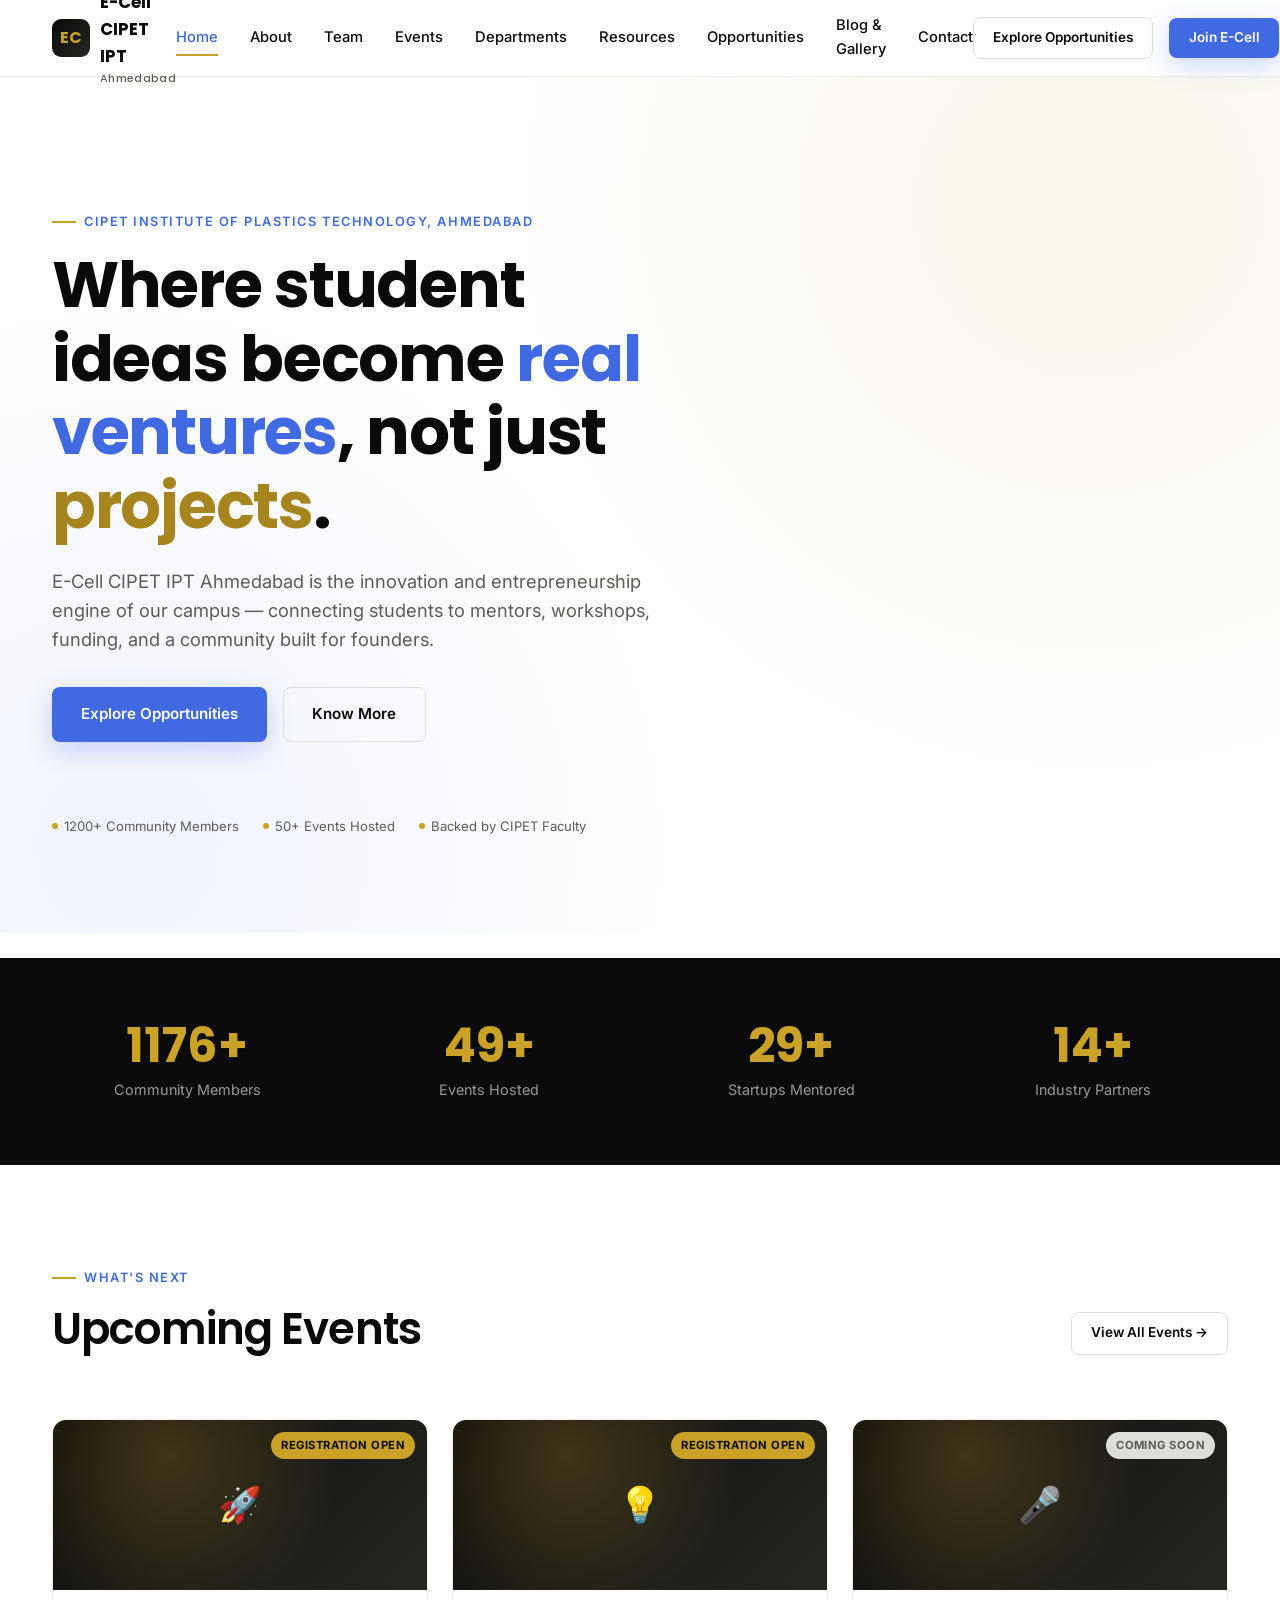
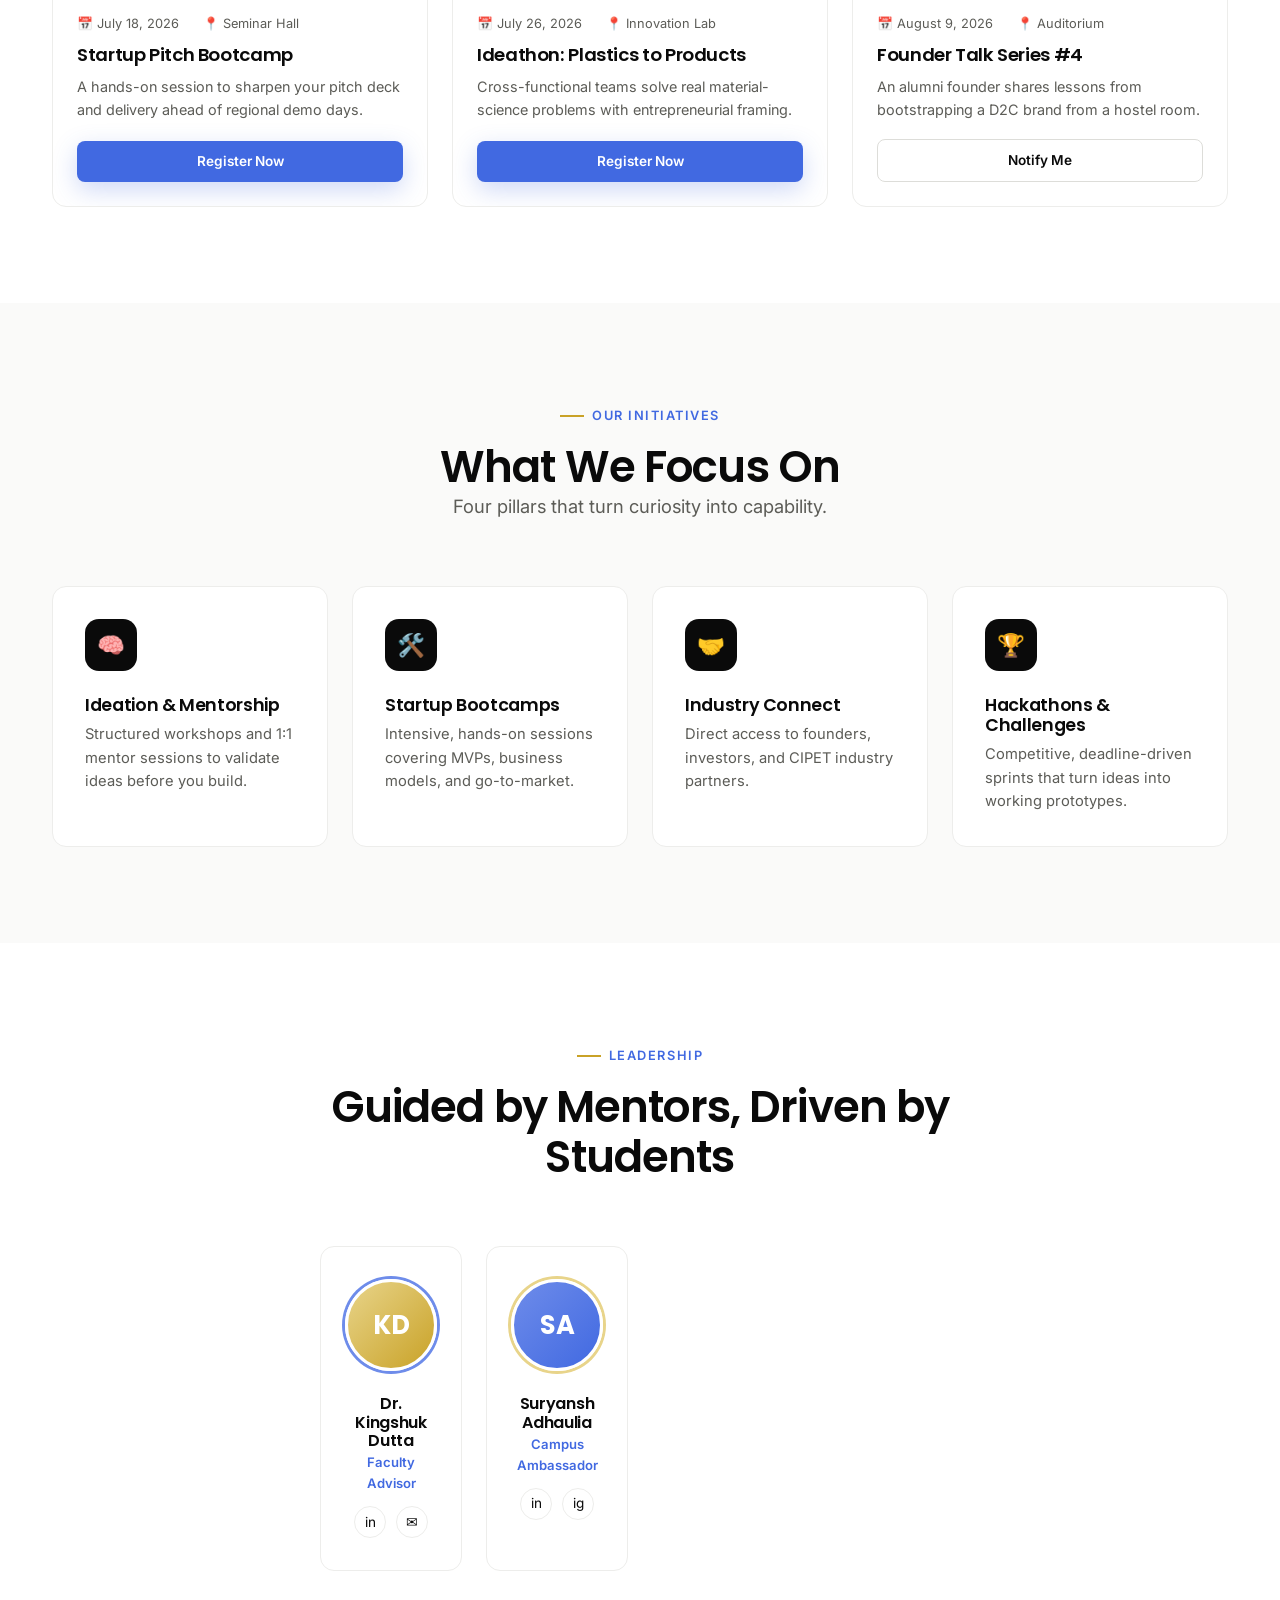
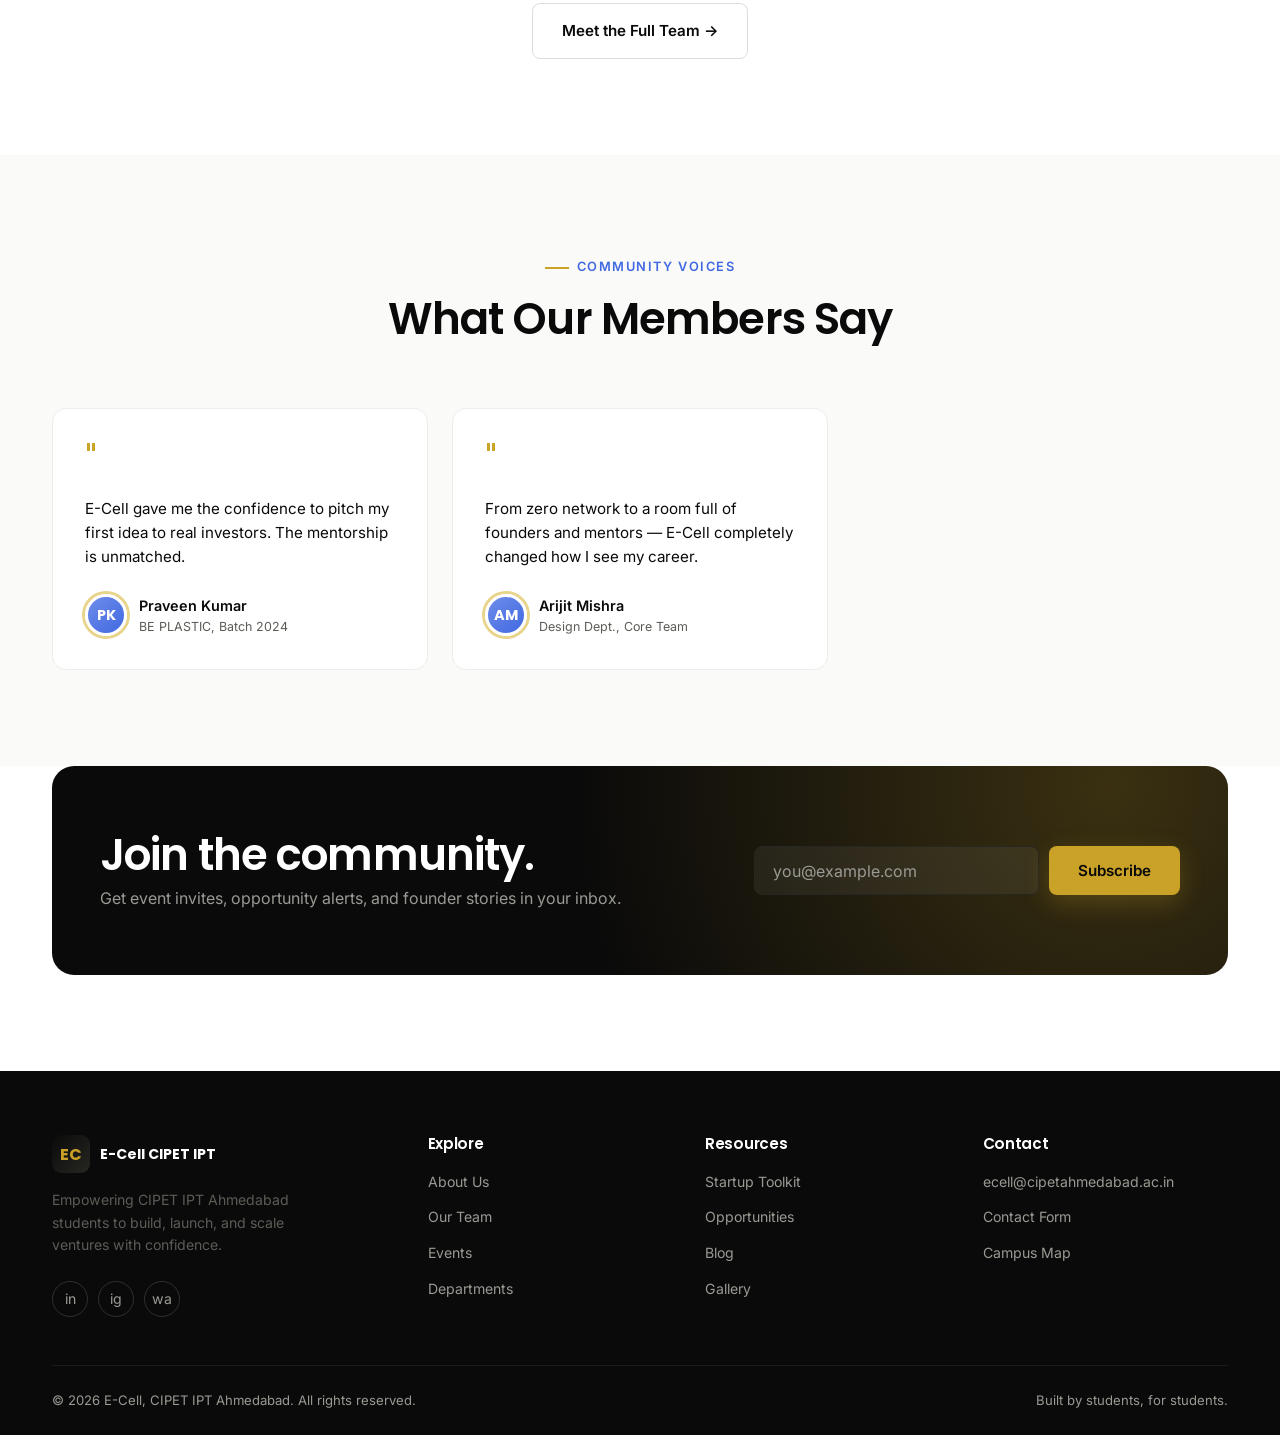
<file: index.html>
<!DOCTYPE html>
<html lang="en">
<head>
<meta charset="UTF-8">
<meta name="viewport" content="width=device-width, initial-scale=1.0">
<title>E-Cell CIPET IPT Ahmedabad | Building Tomorrow's Entrepreneurs</title>
<meta name="description" content="The Entrepreneurship Cell of CIPET IPT Ahmedabad — empowering students to innovate, build, and launch ventures.">
<link rel="preconnect" href="https://fonts.googleapis.com">
<link href="https://fonts.googleapis.com/css2?family=Poppins:wght@500;600;700&family=Inter:wght@400;500;600;700&display=swap" rel="stylesheet">
<link rel="stylesheet" href="css/style.css">
</head>
<body>

<!-- NAVBAR -->
<header class="navbar">
  <div class="container nav-inner">
    <a href="index.html" class="nav-logo">
      <span class="mark">EC</span>
      <span class="brand-text"><span>E-Cell CIPET IPT</span><span class="sub">Ahmedabad</span></span>
    </a>
    <nav class="nav-links">
      <a href="index.html" class="active">Home</a>
      <a href="about.html">About</a>
      <a href="team.html">Team</a>
      <a href="events.html">Events</a>
      <a href="departments.html">Departments</a>
      <a href="resources.html">Resources</a>
      <a href="opportunities.html">Opportunities</a>
      <a href="blog-gallery.html">Blog &amp; Gallery</a>
      <a href="contact.html">Contact</a>
    </nav>
    <div class="nav-cta">
      <a href="opportunities.html" class="btn btn-outline btn-sm">Explore Opportunities</a>
      <a href="contact.html" class="btn btn-accent btn-sm">Join E-Cell</a>
      <button class="nav-toggle" aria-label="Toggle menu"><span></span><span></span><span></span></button>
    </div>
  </div>
</header>

<!-- HERO -->
<section class="hero">
  <div class="container hero-grid">
    <div class="reveal visible">
      <div class="eyebrow">CIPET Institute of Plastics Technology, Ahmedabad</div>
      <h1>Where student ideas become <span class="accent">real ventures</span>, not just <span class="accent-gold">projects</span>.</h1>
      <p class="lead">E-Cell CIPET IPT Ahmedabad is the innovation and entrepreneurship engine of our campus — connecting students to mentors, workshops, funding, and a community built for founders.</p>
      <div class="hero-ctas">
        <a href="opportunities.html" class="btn btn-accent">Explore Opportunities</a>
        <a href="about.html" class="btn btn-outline">Know More</a>
      </div>
    </br>
      <div class="hero-badges">
        <div class="hero-badge"><span class="dot"></span> 1200+ Community Members</div>
        <div class="hero-badge"><span class="dot"></span> 50+ Events Hosted</div>
        <div class="hero-badge"><span class="dot"></span> Backed by CIPET Faculty</div>
      </div>
    </div>
  <!--img insertion     home page image-->
  </div>
</section>

<br>

<!-- STATS -->
<section class="stats-section">
  <div class="container stats-grid">
    <div class="stat-item reveal"><div class="num"><span data-count="1200" data-suffix="+">0</span></div><div class="label">Community Members</div></div>
    <div class="stat-item reveal"><div class="num"><span data-count="50" data-suffix="+">0</span></div><div class="label">Events Hosted</div></div>
    <div class="stat-item reveal"><div class="num"><span data-count="30" data-suffix="+">0</span></div><div class="label">Startups Mentored</div></div>
    <div class="stat-item reveal"><div class="num"><span data-count="15" data-suffix="+">0</span></div><div class="label">Industry Partners</div></div>
  </div>
</section>

<!-- UPCOMING EVENTS -->
<section class="section">
  <div class="container">
    <div class="section-head-row">
      <div class="reveal">
        <div class="eyebrow">What's Next</div>
        <h2>Upcoming Events</h2>
      </div>
      <a href="events.html" class="btn btn-outline btn-sm">View All Events →</a>
    </div>
    <div class="events-grid">
      <div class="card event-card reveal">
        <div class="event-media"><span class="event-status open">Registration Open</span><span class="event-icon">🚀</span></div>
        <div class="event-body">
          <div class="event-meta"><span>📅 July 18, 2026</span><span>📍 Seminar Hall</span></div>
          <h3>Startup Pitch Bootcamp</h3>
          <p class="desc">A hands-on session to sharpen your pitch deck and delivery ahead of regional demo days.</p>
          <div class="event-footer">
            <a href="events.html" class="btn btn-accent btn-sm btn-block">Register Now</a>
          </div>
        </div>
      </div>
      <div class="card event-card reveal">
        <div class="event-media"><span class="event-status open">Registration Open</span><span class="event-icon">💡</span></div>
        <div class="event-body">
          <div class="event-meta"><span>📅 July 26, 2026</span><span>📍 Innovation Lab</span></div>
          <h3>Ideathon: Plastics to Products</h3>
          <p class="desc">Cross-functional teams solve real material-science problems with entrepreneurial framing.</p>
          <div class="event-footer">
            <a href="events.html" class="btn btn-accent btn-sm btn-block">Register Now</a>
          </div>
        </div>
      </div>
      <div class="card event-card reveal">
        <div class="event-media"><span class="event-status closed">Coming Soon</span><span class="event-icon">🎤</span></div>
        <div class="event-body">
          <div class="event-meta"><span>📅 August 9, 2026</span><span>📍 Auditorium</span></div>
          <h3>Founder Talk Series #4</h3>
          <p class="desc">An alumni founder shares lessons from bootstrapping a D2C brand from a hostel room.</p>
          <div class="event-footer">
            <a href="events.html" class="btn btn-outline btn-sm btn-block">Notify Me</a>
          </div>
        </div>
      </div>


      <!--add events here            -->


    </div>
  </div>
</section>

<!-- WHAT WE FOCUS ON -->
<section class="section section-alt">
  <div class="container">
    <div class="section-head center reveal">
      <div class="eyebrow">Our Initiatives</div>
      <h2>What We Focus On</h2>
      <p class="lead" style="margin:0 auto;">Four pillars that turn curiosity into capability.</p>
    </div>
    <div class="focus-grid">
      <div class="card focus-card reveal">
        <div class="focus-icon">🧠</div>
        <h3>Ideation &amp; Mentorship</h3>
        <p>Structured workshops and 1:1 mentor sessions to validate ideas before you build.</p>
      </div>
      <div class="card focus-card reveal">
        <div class="focus-icon">🛠️</div>
        <h3>Startup Bootcamps</h3>
        <p>Intensive, hands-on sessions covering MVPs, business models, and go-to-market.</p>
      </div>
      <div class="card focus-card reveal">
        <div class="focus-icon">🤝</div>
        <h3>Industry Connect</h3>
        <p>Direct access to founders, investors, and CIPET industry partners.</p>
      </div>
      <div class="card focus-card reveal">
        <div class="focus-icon">🏆</div>
        <h3>Hackathons &amp; Challenges</h3>
        <p>Competitive, deadline-driven sprints that turn ideas into working prototypes.</p>
      </div>
    </div>
  </div>
</section>

<!-- FACULTY & CAMPUS AMBASSADOR -->
<section class="section">
  <div class="container">
    <div class="section-head center reveal">
      <div class="eyebrow">Leadership</div>
      <h2>Guided by Mentors, Driven by Students</h2>
    </div>
    <div class="team-grid" style="max-width:640px;margin:0 auto;">
      <div class="card team-card reveal">
        <div class="avatar gold">KD</div>
        <h4>Dr. Kingshuk Dutta</h4>
        <div class="role">Faculty Advisor</div>
        <div class="team-social">
          <a href="#" aria-label="LinkedIn">in</a>
          <a href="#" aria-label="Email">✉</a>
        </div>
      </div>
      <div class="card team-card reveal">
        <div class="avatar">SA</div>
        <h4>Suryansh Adhaulia</h4>
        <div class="role">Campus Ambassador</div>
        <div class="team-social">
          <a href="#" aria-label="LinkedIn">in</a>
          <a href="#" aria-label="Instagram">ig</a>
        </div>
      </div>
    </div>
    <div class="text-center mt-4">
      <a href="team.html" class="btn btn-outline">Meet the Full Team →</a>
    </div>
  </div>
</section>

<!-- TESTIMONIALS -->
<section class="section section-alt">
  <div class="container">
    <div class="section-head center reveal">
      <div class="eyebrow">Community Voices</div>
      <h2>What Our Members Say</h2>
    </div>
    <div class="testimonial-grid">
      <div class="card testimonial-card reveal">
        <div class="quote-mark">"</div>
        <p class="quote">E-Cell gave me the confidence to pitch my first idea to real investors. The mentorship is unmatched.</p>
        <div class="testimonial-person">
          <div class="avatar">PK</div>
          <div><div class="name">Praveen Kumar</div><div class="title">BE PLASTIC, Batch 2024</div></div>
        </div>
      </div>
    <!--  <div class="card testimonial-card reveal">
        <div class="quote-mark">"</div>
        <p class="quote">The bootcamps are genuinely industry-grade. I walked in with a hobby project and walked out with a business model.</p>
        <div class="testimonial-person">
          <div class="avatar gold">MV</div>
          <div><div class="name">Manav Vora</div><div class="title">Participant, Ideathon 2025</div></div>
        </div>
      </div> -->
      <div class="card testimonial-card reveal">
        <div class="quote-mark">"</div>
        <p class="quote">From zero network to a room full of founders and mentors — E-Cell completely changed how I see my career.</p>
        <div class="testimonial-person">
          <div class="avatar">AM</div>
          <div><div class="name">Arijit Mishra</div><div class="title">Design Dept., Core Team</div></div>
        </div>
      </div>
    </div>
  </div>
</section>

<!-- NEWSLETTER CTA -->
<section class="section" style="padding-top:0;">
  <div class="container">
    <div class="cta-band reveal">
      <div>
        <h2>Join the community.</h2>
        <p>Get event invites, opportunity alerts, and founder stories in your inbox.</p>
      </div>
      <form class="cta-form" data-demo-form>
        <input type="email" placeholder="you@example.com" required>
        <button type="submit" class="btn btn-gold">Subscribe</button>
      </form>
    </div>
  </div>
</section>

<!-- FOOTER -->
<footer class="site-footer">
  <div class="container">
    <div class="footer-grid">
      <div class="footer-col footer-brand">
        <a href="index.html" class="nav-logo"><span class="mark">EC</span><span>E-Cell CIPET IPT</span></a>
        <p>Empowering CIPET IPT Ahmedabad students to build, launch, and scale ventures with confidence.</p>
        <div class="footer-social">
          <a href="#" aria-label="LinkedIn">in</a>
          <a href="#" aria-label="Instagram">ig</a>
          <a href="#" aria-label="WhatsApp">wa</a>
        </div>
      </div>
      <div class="footer-col">
        <h4>Explore</h4>
        <ul>
          <li><a href="about.html">About Us</a></li>
          <li><a href="team.html">Our Team</a></li>
          <li><a href="events.html">Events</a></li>
          <li><a href="departments.html">Departments</a></li>
        </ul>
      </div>
      <div class="footer-col">
        <h4>Resources</h4>
        <ul>
          <li><a href="resources.html">Startup Toolkit</a></li>
          <li><a href="opportunities.html">Opportunities</a></li>
          <li><a href="blog-gallery.html">Blog</a></li>
          <li><a href="blog-gallery.html">Gallery</a></li>
        </ul>
      </div>
      <div class="footer-col">
        <h4>Contact</h4>
        <ul>
          <li><a href="mailto:ecell@cipetahmedabad.ac.in">ecell@cipetahmedabad.ac.in</a></li>
          <li><a href="contact.html">Contact Form</a></li>
          <li><a href="contact.html">Campus Map</a></li>
        </ul>
      </div>
    </div>
    <div class="footer-bottom">
      <div>© 2026 E-Cell, CIPET IPT Ahmedabad. All rights reserved.</div>
      <div>Built by students, for students.</div>
    </div>
  </div>
</footer>

<button class="back-top" aria-label="Back to top">↑</button>
<script src="js/main.js"></script>

</body>
</html>
</file>
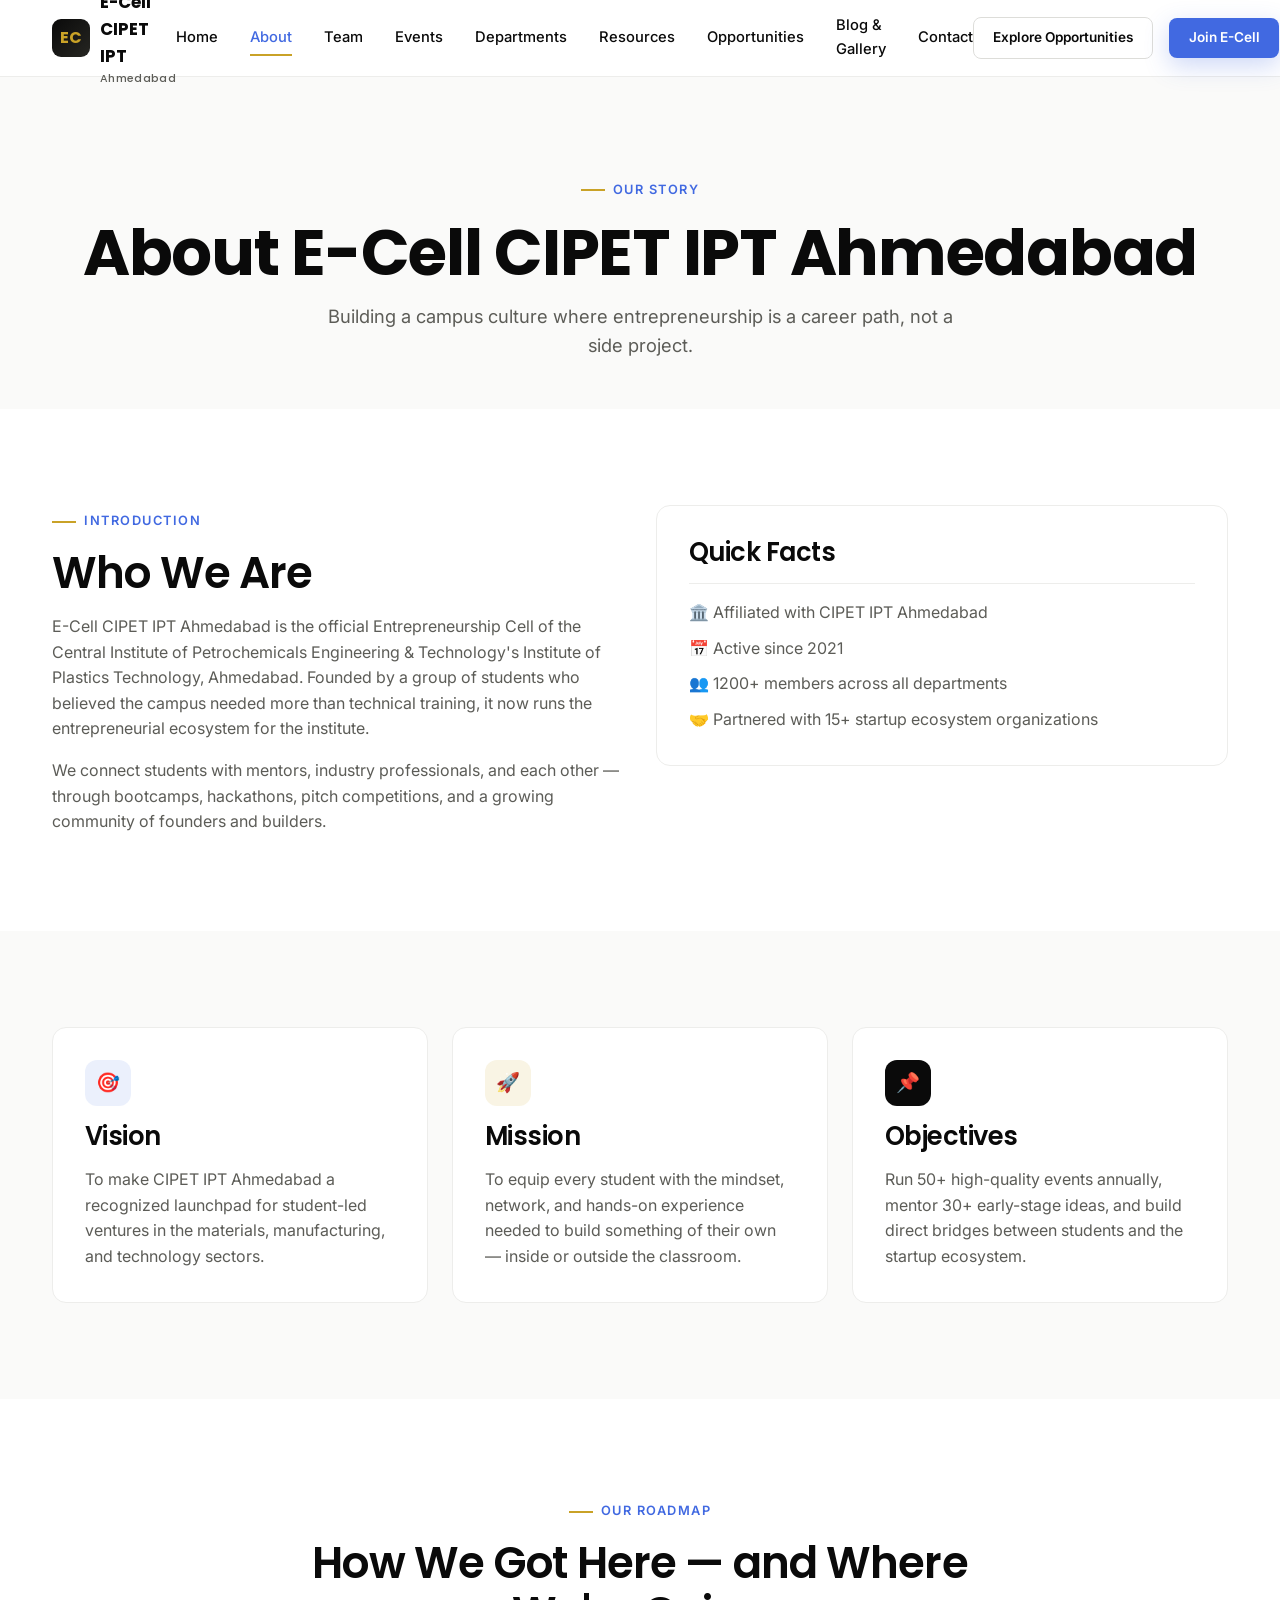
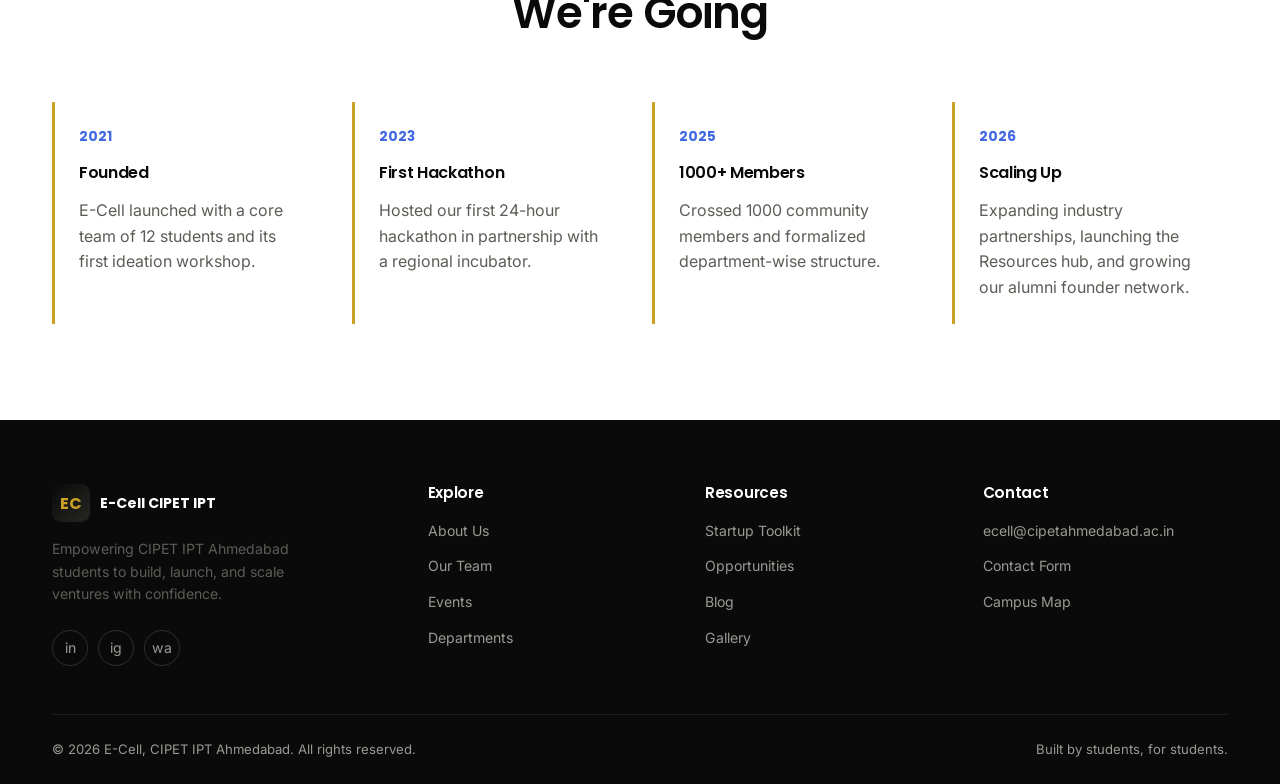
<file: about.html>
<!DOCTYPE html>
<html lang="en">
<head>
<meta charset="UTF-8">
<meta name="viewport" content="width=device-width, initial-scale=1.0">
<title>About Us | E-Cell CIPET IPT Ahmedabad</title>
<link rel="preconnect" href="https://fonts.googleapis.com">
<link href="https://fonts.googleapis.com/css2?family=Poppins:wght@500;600;700&family=Inter:wght@400;500;600;700&display=swap" rel="stylesheet">
<link rel="stylesheet" href="css/style.css">
</head>
<body>

<header class="navbar">
  <div class="container nav-inner">
    <a href="index.html" class="nav-logo"><span class="mark">EC</span><span class="brand-text"><span>E-Cell CIPET IPT</span><span class="sub">Ahmedabad</span></span></a>
    <nav class="nav-links">
      <a href="index.html">Home</a>
      <a href="about.html" class="active">About</a>
      <a href="team.html">Team</a>
      <a href="events.html">Events</a>
      <a href="departments.html">Departments</a>
      <a href="resources.html">Resources</a>
      <a href="opportunities.html">Opportunities</a>
      <a href="blog-gallery.html">Blog &amp; Gallery</a>
      <a href="contact.html">Contact</a>
    </nav>
    <div class="nav-cta">
      <a href="opportunities.html" class="btn btn-outline btn-sm">Explore Opportunities</a>
      <a href="contact.html" class="btn btn-accent btn-sm">Join E-Cell</a>
      <button class="nav-toggle" aria-label="Toggle menu"><span></span><span></span><span></span></button>
    </div>
  </div>
</header>

<section class="page-header">
  <div class="container">
    <div class="eyebrow">Our Story</div>
    <h1>About E-Cell CIPET IPT Ahmedabad</h1>
    <p class="lead" style="margin:12px auto 0;">Building a campus culture where entrepreneurship is a career path, not a side project.</p>
  </div>
</section>

<section class="section">
  <div class="container grid-2">
    <div class="reveal">
      <div class="eyebrow">Introduction</div>
      <h2>Who We Are</h2>
      <p class="mt-2">E-Cell CIPET IPT Ahmedabad is the official Entrepreneurship Cell of the Central Institute of Petrochemicals Engineering &amp; Technology's Institute of Plastics Technology, Ahmedabad. Founded by a group of students who believed the campus needed more than technical training, it now runs the entrepreneurial ecosystem for the institute.</p>
      <p class="mt-2">We connect students with mentors, industry professionals, and each other — through bootcamps, hackathons, pitch competitions, and a growing community of founders and builders.</p>
    </div>
    <div class="reveal">
      <div class="card" style="padding:var(--space-4);">
        <h3>Quick Facts</h3>
        <div class="divider" style="margin:var(--space-2) 0;"></div>
        <p style="margin-bottom:10px;">🏛️ Affiliated with CIPET IPT Ahmedabad</p>
        <p style="margin-bottom:10px;">📅 Active since 2021</p>
        <p style="margin-bottom:10px;">👥 1200+ members across all departments</p>
        <p style="margin-bottom:0;">🤝 Partnered with 15+ startup ecosystem organizations</p>
      </div>
    </div>
  </div>
</section>

<section class="section section-alt">
  <div class="container grid-3">
    <div class="card reveal" style="padding:var(--space-4);">
      <div class="icon-box royal">🎯</div>
      <h3 class="mt-2">Vision</h3>
      <p class="mt-2">To make CIPET IPT Ahmedabad a recognized launchpad for student-led ventures in the materials, manufacturing, and technology sectors.</p>
    </div>
    <div class="card reveal" style="padding:var(--space-4);">
      <div class="icon-box gold">🚀</div>
      <h3 class="mt-2">Mission</h3>
      <p class="mt-2">To equip every student with the mindset, network, and hands-on experience needed to build something of their own — inside or outside the classroom.</p>
    </div>
    <div class="card reveal" style="padding:var(--space-4);">
      <div class="icon-box black">📌</div>
      <h3 class="mt-2">Objectives</h3>
      <p class="mt-2">Run 50+ high-quality events annually, mentor 30+ early-stage ideas, and build direct bridges between students and the startup ecosystem.</p>
    </div>
  </div>
</section>

<section class="section">
  <div class="container">
    <div class="section-head center reveal">
      <div class="eyebrow">Our Roadmap</div>
      <h2>How We Got Here — and Where We're Going</h2>
    </div>
    <div class="roadmap">
      <div class="roadmap-item reveal">
        <div class="step">2021</div>
        <h4 class="mt-2">Founded</h4>
        <p class="mt-2">E-Cell launched with a core team of 12 students and its first ideation workshop.</p>
      </div>
      <div class="roadmap-item reveal">
        <div class="step">2023</div>
        <h4 class="mt-2">First Hackathon</h4>
        <p class="mt-2">Hosted our first 24-hour hackathon in partnership with a regional incubator.</p>
      </div>
      <div class="roadmap-item reveal">
        <div class="step">2025</div>
        <h4 class="mt-2">1000+ Members</h4>
        <p class="mt-2">Crossed 1000 community members and formalized department-wise structure.</p>
      </div>
      <div class="roadmap-item reveal">
        <div class="step">2026</div>
        <h4 class="mt-2">Scaling Up</h4>
        <p class="mt-2">Expanding industry partnerships, launching the Resources hub, and growing our alumni founder network.</p>
      </div>
    </div>
  </div>
</section>

<footer class="site-footer">
  <div class="container">
    <div class="footer-grid">
      <div class="footer-col footer-brand">
        <a href="index.html" class="nav-logo"><span class="mark">EC</span><span>E-Cell CIPET IPT</span></a>
        <p>Empowering CIPET IPT Ahmedabad students to build, launch, and scale ventures with confidence.</p>
        <div class="footer-social"><a href="#">in</a><a href="#">ig</a><a href="#">wa</a></div>
      </div>
      <div class="footer-col"><h4>Explore</h4><ul><li><a href="about.html">About Us</a></li><li><a href="team.html">Our Team</a></li><li><a href="events.html">Events</a></li><li><a href="departments.html">Departments</a></li></ul></div>
      <div class="footer-col"><h4>Resources</h4><ul><li><a href="resources.html">Startup Toolkit</a></li><li><a href="opportunities.html">Opportunities</a></li><li><a href="blog-gallery.html">Blog</a></li><li><a href="blog-gallery.html">Gallery</a></li></ul></div>
      <div class="footer-col"><h4>Contact</h4><ul><li><a href="mailto:ecell@cipetahmedabad.ac.in">ecell@cipetahmedabad.ac.in</a></li><li><a href="contact.html">Contact Form</a></li><li><a href="contact.html">Campus Map</a></li></ul></div>
    </div>
    <div class="footer-bottom"><div>© 2026 E-Cell, CIPET IPT Ahmedabad. All rights reserved.</div><div>Built by students, for students.</div></div>
  </div>
</footer>

<button class="back-top" aria-label="Back to top">↑</button>
<script src="js/main.js"></script>
</body>
</html>
</file>
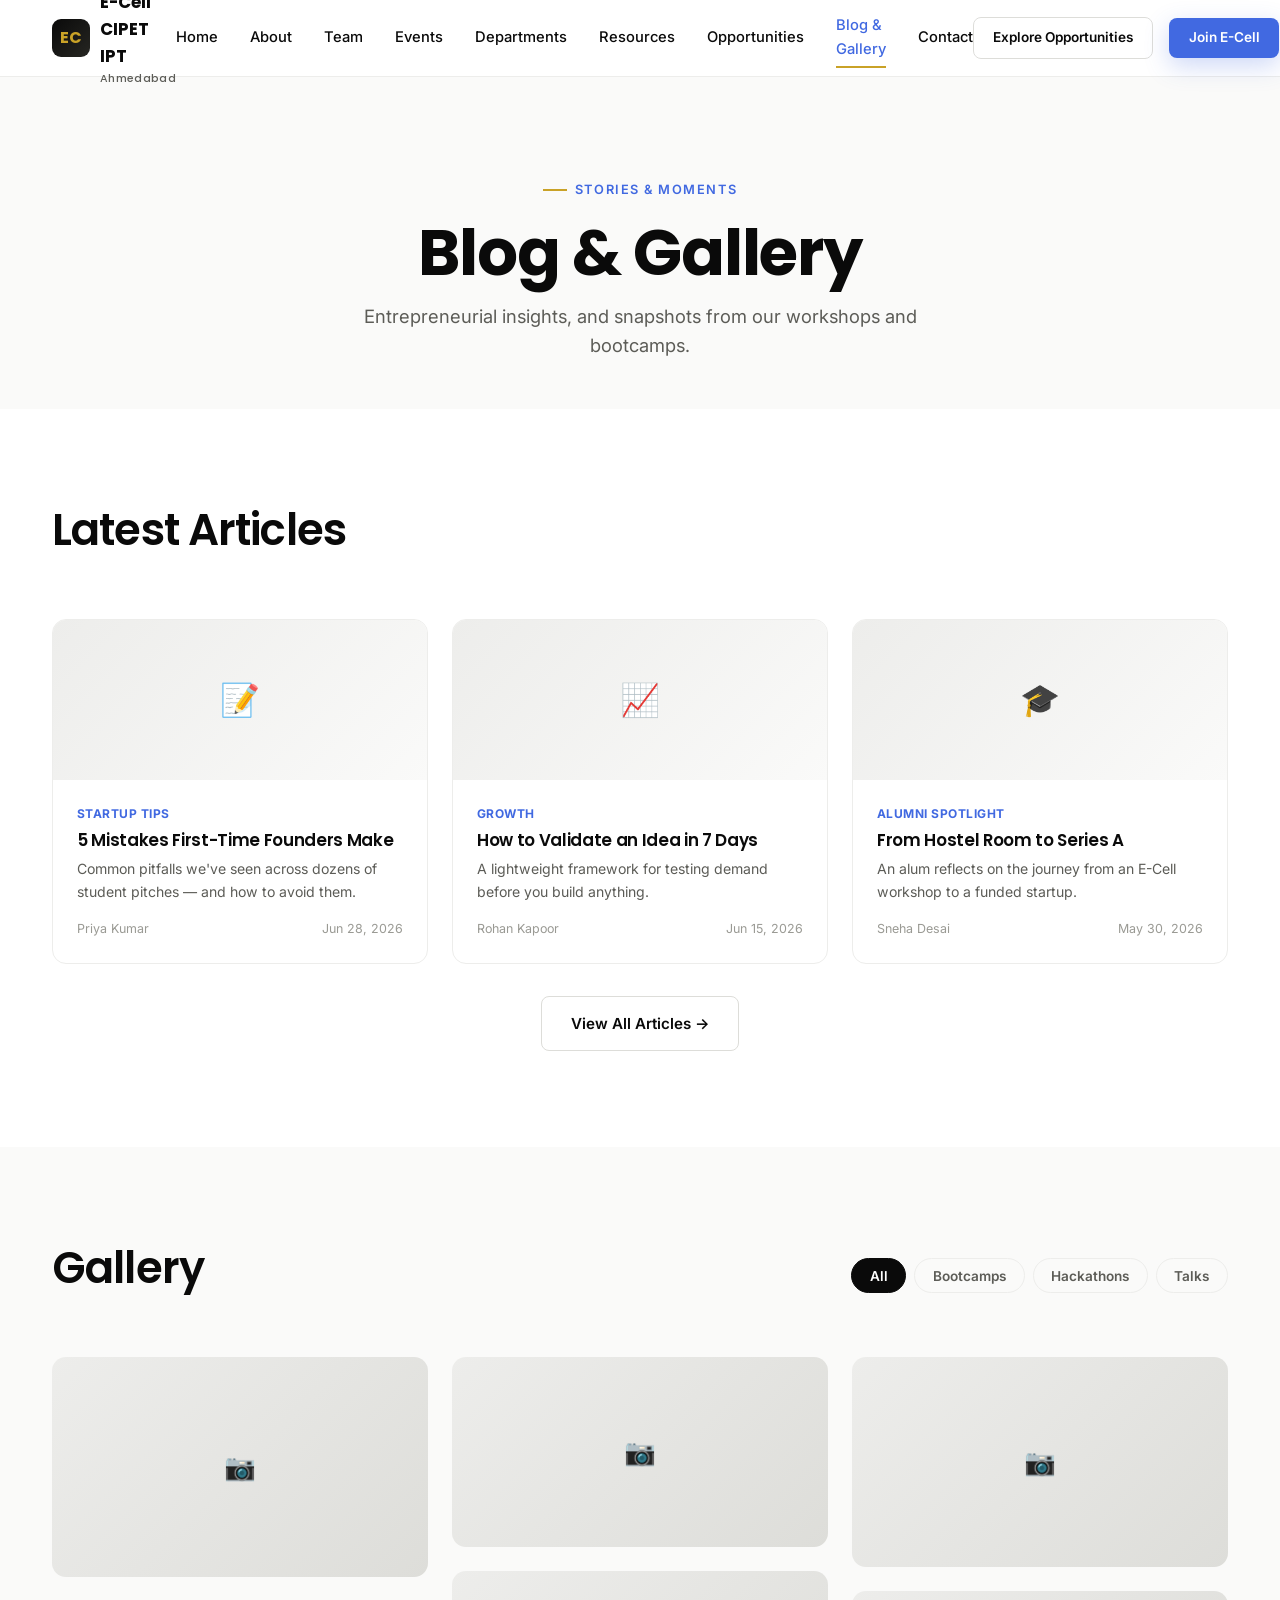
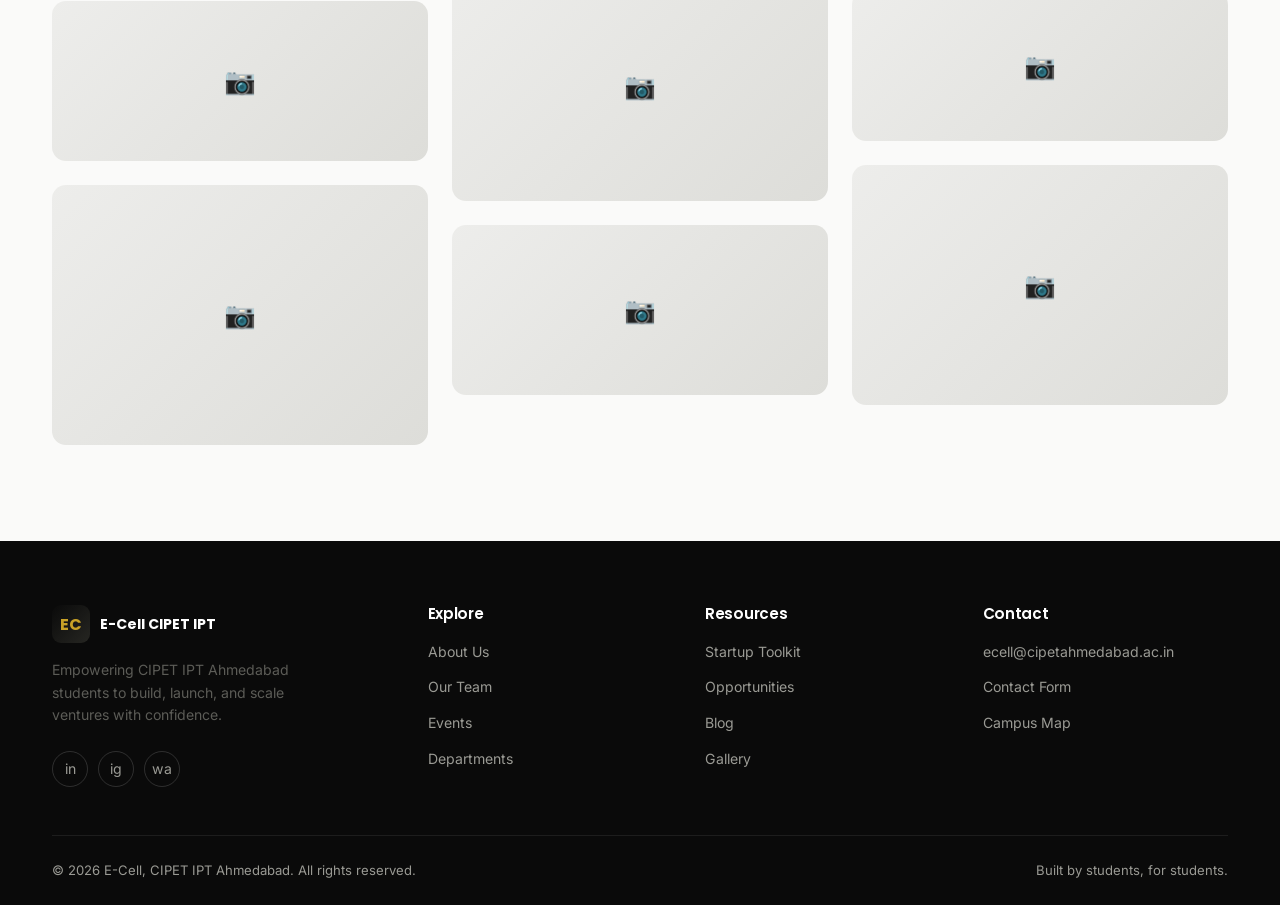
<file: blog-gallery.html>
<!DOCTYPE html>
<html lang="en">
<head>
<meta charset="UTF-8">
<meta name="viewport" content="width=device-width, initial-scale=1.0">
<title>Blog & Gallery | E-Cell CIPET IPT Ahmedabad</title>
<link rel="preconnect" href="https://fonts.googleapis.com">
<link href="https://fonts.googleapis.com/css2?family=Poppins:wght@500;600;700&family=Inter:wght@400;500;600;700&display=swap" rel="stylesheet">
<link rel="stylesheet" href="css/style.css">
</head>
<body>

<header class="navbar">
  <div class="container nav-inner">
    <a href="index.html" class="nav-logo"><span class="mark">EC</span><span class="brand-text"><span>E-Cell CIPET IPT</span><span class="sub">Ahmedabad</span></span></a>
    <nav class="nav-links">
      <a href="index.html">Home</a>
      <a href="about.html">About</a>
      <a href="team.html">Team</a>
      <a href="events.html">Events</a>
      <a href="departments.html">Departments</a>
      <a href="resources.html">Resources</a>
      <a href="opportunities.html">Opportunities</a>
      <a href="blog-gallery.html" class="active">Blog &amp; Gallery</a>
      <a href="contact.html">Contact</a>
    </nav>
    <div class="nav-cta">
      <a href="opportunities.html" class="btn btn-outline btn-sm">Explore Opportunities</a>
      <a href="contact.html" class="btn btn-accent btn-sm">Join E-Cell</a>
      <button class="nav-toggle" aria-label="Toggle menu"><span></span><span></span><span></span></button>
    </div>
  </div>
</header>

<section class="page-header">
  <div class="container">
    <div class="eyebrow">Stories &amp; Moments</div>
    <h1>Blog &amp; Gallery</h1>
    <p class="lead" style="margin:12px auto 0;">Entrepreneurial insights, and snapshots from our workshops and bootcamps.</p>
  </div>
</section>

<section class="section">
  <div class="container">
    <div class="section-head-row">
      <h2>Latest Articles</h2>
    </div>
    <div class="grid-3">
      <div class="card blog-card reveal">
        <div class="blog-media">📝</div>
        <div class="blog-body">
          <div class="cat">Startup Tips</div>
          <h3>5 Mistakes First-Time Founders Make</h3>
          <p>Common pitfalls we've seen across dozens of student pitches — and how to avoid them.</p>
          <div class="blog-meta"><span>Priya Kumar</span><span>Jun 28, 2026</span></div>
        </div>
      </div>
      <div class="card blog-card reveal">
        <div class="blog-media">📈</div>
        <div class="blog-body">
          <div class="cat">Growth</div>
          <h3>How to Validate an Idea in 7 Days</h3>
          <p>A lightweight framework for testing demand before you build anything.</p>
          <div class="blog-meta"><span>Rohan Kapoor</span><span>Jun 15, 2026</span></div>
        </div>
      </div>
      <div class="card blog-card reveal">
        <div class="blog-media">🎓</div>
        <div class="blog-body">
          <div class="cat">Alumni Spotlight</div>
          <h3>From Hostel Room to Series A</h3>
          <p>An alum reflects on the journey from an E-Cell workshop to a funded startup.</p>
          <div class="blog-meta"><span>Sneha Desai</span><span>May 30, 2026</span></div>
        </div>
      </div>
    </div>
    <div class="text-center mt-4">
      <a href="#" class="btn btn-outline">View All Articles →</a>
    </div>
  </div>
</section>

<section class="section section-alt">
  <div class="container">
    <div class="section-head-row">
      <h2>Gallery</h2>
      <div class="filter-tabs">
        <button class="filter-tab active">All</button>
        <button class="filter-tab">Bootcamps</button>
        <button class="filter-tab">Hackathons</button>
        <button class="filter-tab">Talks</button>
      </div>
    </div>
    <div class="masonry">
      <div class="m-item reveal"><div class="ph" style="height:220px;">📷</div></div>
      <div class="m-item reveal"><div class="ph" style="height:160px;">📷</div></div>
      <div class="m-item reveal"><div class="ph" style="height:260px;">📷</div></div>
      <div class="m-item reveal"><div class="ph" style="height:190px;">📷</div></div>
      <div class="m-item reveal"><div class="ph" style="height:230px;">📷</div></div>
      <div class="m-item reveal"><div class="ph" style="height:170px;">📷</div></div>
      <div class="m-item reveal"><div class="ph" style="height:210px;">📷</div></div>
      <div class="m-item reveal"><div class="ph" style="height:150px;">📷</div></div>
      <div class="m-item reveal"><div class="ph" style="height:240px;">📷</div></div>
    </div>
  </div>
</section>

<footer class="site-footer">
  <div class="container">
    <div class="footer-grid">
      <div class="footer-col footer-brand">
        <a href="index.html" class="nav-logo"><span class="mark">EC</span><span>E-Cell CIPET IPT</span></a>
        <p>Empowering CIPET IPT Ahmedabad students to build, launch, and scale ventures with confidence.</p>
        <div class="footer-social"><a href="#">in</a><a href="#">ig</a><a href="#">wa</a></div>
      </div>
      <div class="footer-col"><h4>Explore</h4><ul><li><a href="about.html">About Us</a></li><li><a href="team.html">Our Team</a></li><li><a href="events.html">Events</a></li><li><a href="departments.html">Departments</a></li></ul></div>
      <div class="footer-col"><h4>Resources</h4><ul><li><a href="resources.html">Startup Toolkit</a></li><li><a href="opportunities.html">Opportunities</a></li><li><a href="blog-gallery.html">Blog</a></li><li><a href="blog-gallery.html">Gallery</a></li></ul></div>
      <div class="footer-col"><h4>Contact</h4><ul><li><a href="mailto:ecell@cipetahmedabad.ac.in">ecell@cipetahmedabad.ac.in</a></li><li><a href="contact.html">Contact Form</a></li><li><a href="contact.html">Campus Map</a></li></ul></div>
    </div>
    <div class="footer-bottom"><div>© 2026 E-Cell, CIPET IPT Ahmedabad. All rights reserved.</div><div>Built by students, for students.</div></div>
  </div>
</footer>

<button class="back-top" aria-label="Back to top">↑</button>
<script src="js/main.js"></script>
</body>
</html>
</file>
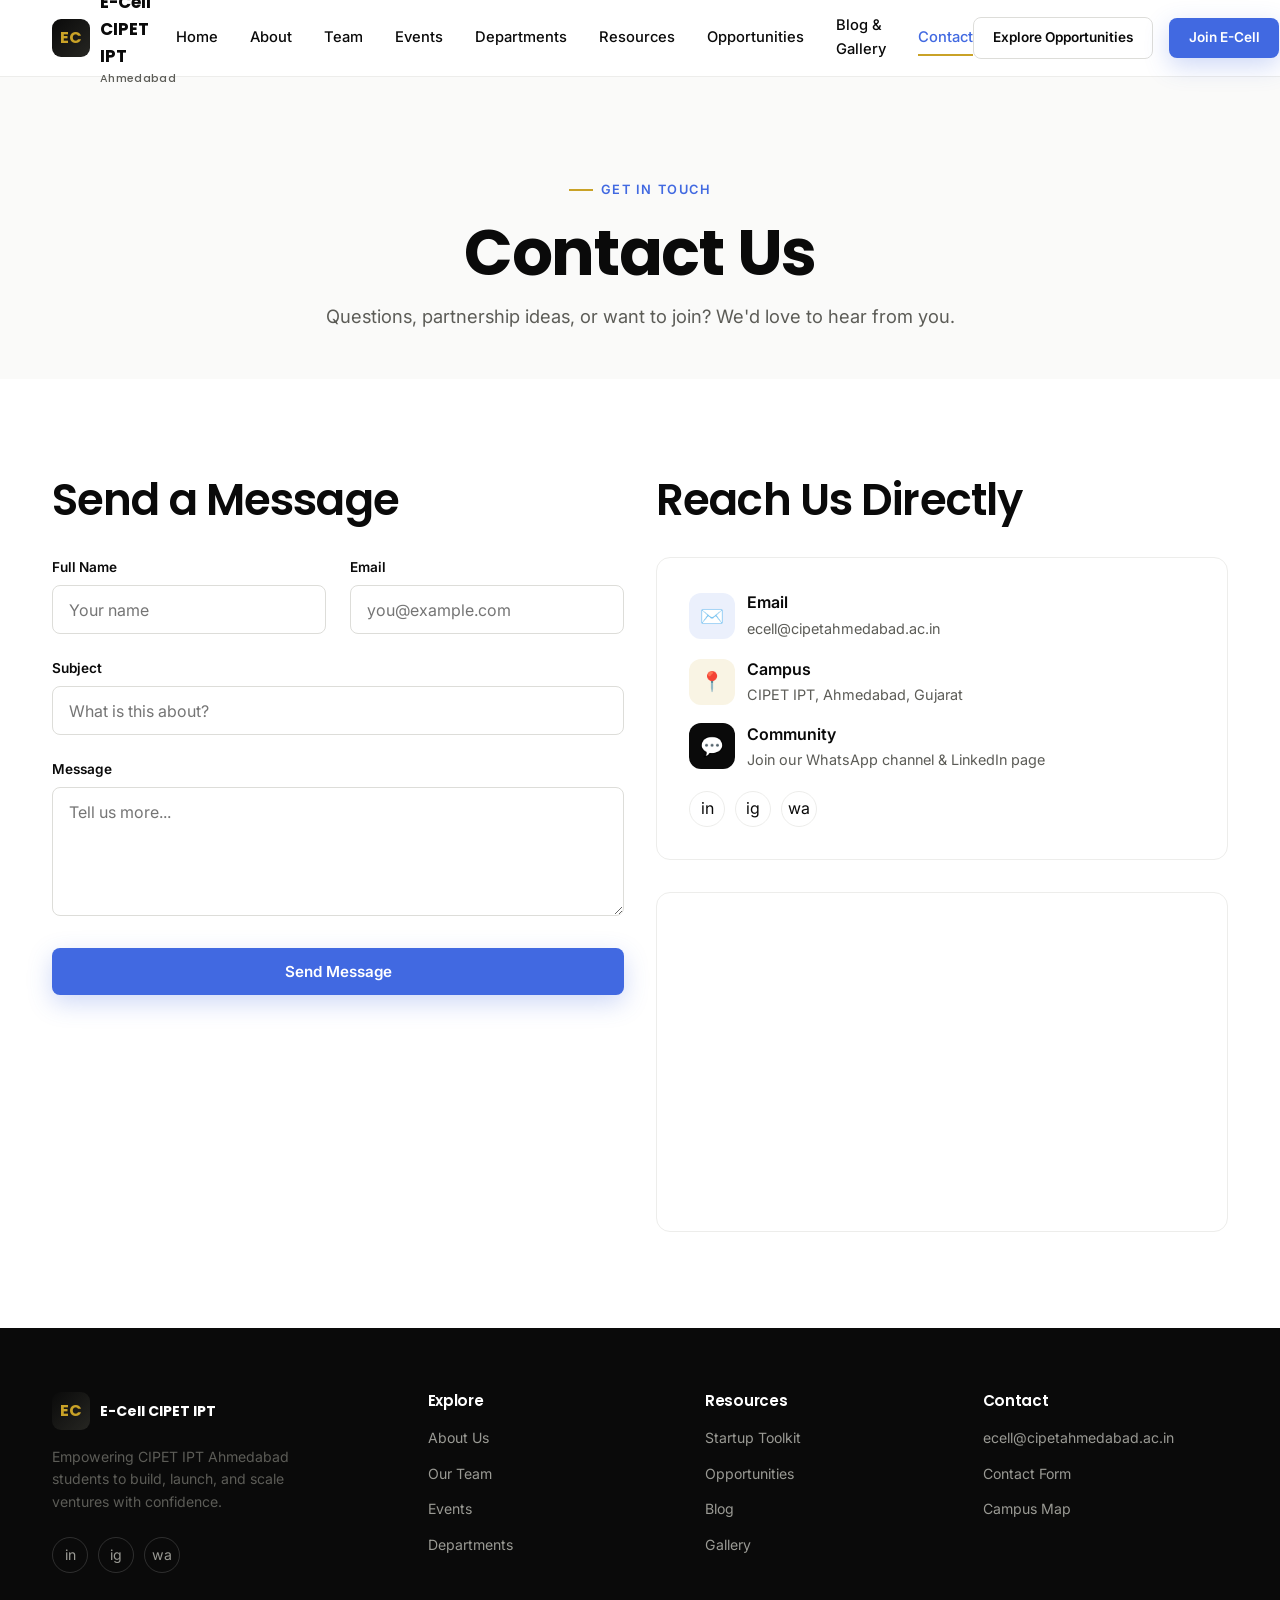
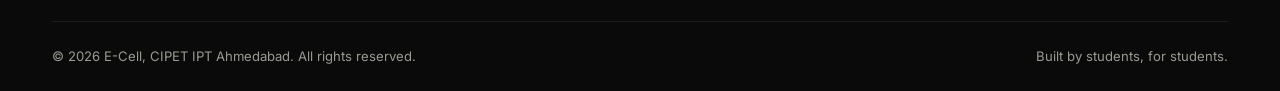
<file: contact.html>
<!DOCTYPE html>
<html lang="en">
<head>
<meta charset="UTF-8">
<meta name="viewport" content="width=device-width, initial-scale=1.0">
<title>Contact | E-Cell CIPET IPT Ahmedabad</title>
<link rel="preconnect" href="https://fonts.googleapis.com">
<link href="https://fonts.googleapis.com/css2?family=Poppins:wght@500;600;700&family=Inter:wght@400;500;600;700&display=swap" rel="stylesheet">
<link rel="stylesheet" href="css/style.css">
</head>
<body>

<header class="navbar">
  <div class="container nav-inner">
    <a href="index.html" class="nav-logo"><span class="mark">EC</span><span class="brand-text"><span>E-Cell CIPET IPT</span><span class="sub">Ahmedabad</span></span></a>
    <nav class="nav-links">
      <a href="index.html">Home</a>
      <a href="about.html">About</a>
      <a href="team.html">Team</a>
      <a href="events.html">Events</a>
      <a href="departments.html">Departments</a>
      <a href="resources.html">Resources</a>
      <a href="opportunities.html">Opportunities</a>
      <a href="blog-gallery.html">Blog &amp; Gallery</a>
      <a href="contact.html" class="active">Contact</a>
    </nav>
    <div class="nav-cta">
      <a href="opportunities.html" class="btn btn-outline btn-sm">Explore Opportunities</a>
      <a href="contact.html" class="btn btn-accent btn-sm">Join E-Cell</a>
      <button class="nav-toggle" aria-label="Toggle menu"><span></span><span></span><span></span></button>
    </div>
  </div>
</header>

<section class="page-header">
  <div class="container">
    <div class="eyebrow">Get in Touch</div>
    <h1>Contact Us</h1>
    <p class="lead" style="margin:12px auto 0;">Questions, partnership ideas, or want to join? We'd love to hear from you.</p>
  </div>
</section>

<section class="section">
  <div class="container grid-2">

    <div class="reveal">
      <h2>Send a Message</h2>
      <form class="mt-4" data-demo-form>
        <div class="form-row">
          <div class="form-group">
            <label for="name">Full Name</label>
            <input type="text" id="name" placeholder="Your name" required>
          </div>
          <div class="form-group">
            <label for="email">Email</label>
            <input type="email" id="email" placeholder="you@example.com" required>
          </div>
        </div>
        <div class="form-group">
          <label for="subject">Subject</label>
          <input type="text" id="subject" placeholder="What is this about?" required>
        </div>
        <div class="form-group">
          <label for="message">Message</label>
          <textarea id="message" rows="5" placeholder="Tell us more..." required></textarea>
        </div>
        <button type="submit" class="btn btn-accent btn-block">Send Message</button>
      </form>
    </div>

    <div class="reveal">
      <h2>Reach Us Directly</h2>
      <div class="card mt-4" style="padding:var(--space-4);">
        <div style="display:flex;gap:12px;align-items:center;margin-bottom:16px;">
          <div class="icon-box royal">✉️</div>
          <div><div style="font-weight:600;">Email</div><a href="mailto:ecell@cipetahmedabad.ac.in" style="color:var(--text-secondary);font-size:0.9rem;">ecell@cipetahmedabad.ac.in</a></div>
        </div>
        <div style="display:flex;gap:12px;align-items:center;margin-bottom:16px;">
          <div class="icon-box gold">📍</div>
          <div><div style="font-weight:600;">Campus</div><div style="color:var(--text-secondary);font-size:0.9rem;">CIPET IPT, Ahmedabad, Gujarat</div></div>
        </div>
        <div style="display:flex;gap:12px;align-items:center;">
          <div class="icon-box black">💬</div>
          <div><div style="font-weight:600;">Community</div><div style="color:var(--text-secondary);font-size:0.9rem;">Join our WhatsApp channel &amp; LinkedIn page</div></div>
        </div>
        <div class="footer-social" style="margin-top:20px;">
          <a href="#" style="border-color:var(--border-color);color:var(--text-primary);" aria-label="LinkedIn">in</a>
          <a href="#" style="border-color:var(--border-color);color:var(--text-primary);" aria-label="Instagram">ig</a>
          <a href="#" style="border-color:var(--border-color);color:var(--text-primary);" aria-label="WhatsApp">wa</a>
        </div>
      </div>

      <div class="map-embed mt-4">
        <iframe src="https://maps.google.com/maps?q=CIPET%20Ahmedabad&t=&z=13&ie=UTF8&iwloc=&output=embed" loading="lazy" title="CIPET IPT Ahmedabad map location"></iframe>
      </div>
    </div>

  </div>
</section>

<footer class="site-footer">
  <div class="container">
    <div class="footer-grid">
      <div class="footer-col footer-brand">
        <a href="index.html" class="nav-logo"><span class="mark">EC</span><span>E-Cell CIPET IPT</span></a>
        <p>Empowering CIPET IPT Ahmedabad students to build, launch, and scale ventures with confidence.</p>
        <div class="footer-social"><a href="#">in</a><a href="#">ig</a><a href="#">wa</a></div>
      </div>
      <div class="footer-col"><h4>Explore</h4><ul><li><a href="about.html">About Us</a></li><li><a href="team.html">Our Team</a></li><li><a href="events.html">Events</a></li><li><a href="departments.html">Departments</a></li></ul></div>
      <div class="footer-col"><h4>Resources</h4><ul><li><a href="resources.html">Startup Toolkit</a></li><li><a href="opportunities.html">Opportunities</a></li><li><a href="blog-gallery.html">Blog</a></li><li><a href="blog-gallery.html">Gallery</a></li></ul></div>
      <div class="footer-col"><h4>Contact</h4><ul><li><a href="mailto:ecell@cipetahmedabad.ac.in">ecell@cipetahmedabad.ac.in</a></li><li><a href="contact.html">Contact Form</a></li><li><a href="contact.html">Campus Map</a></li></ul></div>
    </div>
    <div class="footer-bottom"><div>© 2026 E-Cell, CIPET IPT Ahmedabad. All rights reserved.</div><div>Built by students, for students.</div></div>
  </div>
</footer>

<button class="back-top" aria-label="Back to top">↑</button>
<script src="js/main.js"></script>
</body>
</html>
</file>
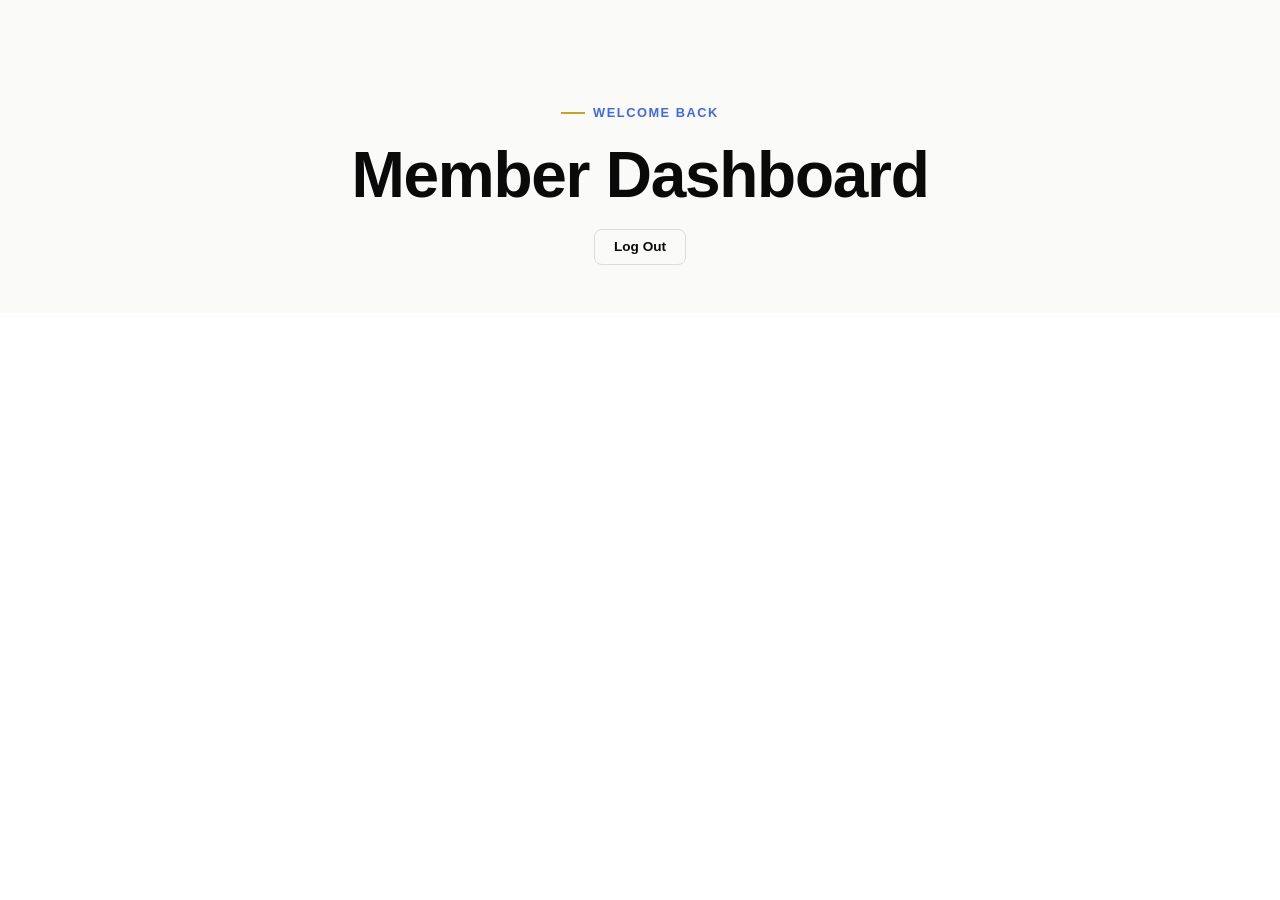
<file: dashboard.html>
<!DOCTYPE html>
<html lang="en">
<head>
<meta charset="UTF-8">
<title>Dashboard | E-Cell CIPET IPT</title>
<link rel="stylesheet" href="css/style.css">
</head>
<body>
  <section class="page-header">
    <div class="container">
      <div class="eyebrow">Welcome Back</div>
      <h1 id="user-greeting">Member Dashboard</h1>
      <button id="logout-btn" class="btn btn-outline btn-sm mt-2">Log Out</button>
    </div>
  </section>
  <section class="section">
    <div class="container grid-3">
      <div class="card reveal" style="padding:var(--space-3);"><h3 class="mt-2">My Events</h3><p>You have 0 upcoming events.</p></div>
      <div class="card reveal" style="padding:var(--space-3);"><h3 class="mt-2">Resources</h3><p>Access member-only toolkit.</p></div>
      <div class="card reveal" style="padding:var(--space-3);"><h3 class="mt-2">Profile</h3><p>Update your details.</p></div>
    </div>
  </section>
  </body>
</html>
</file>
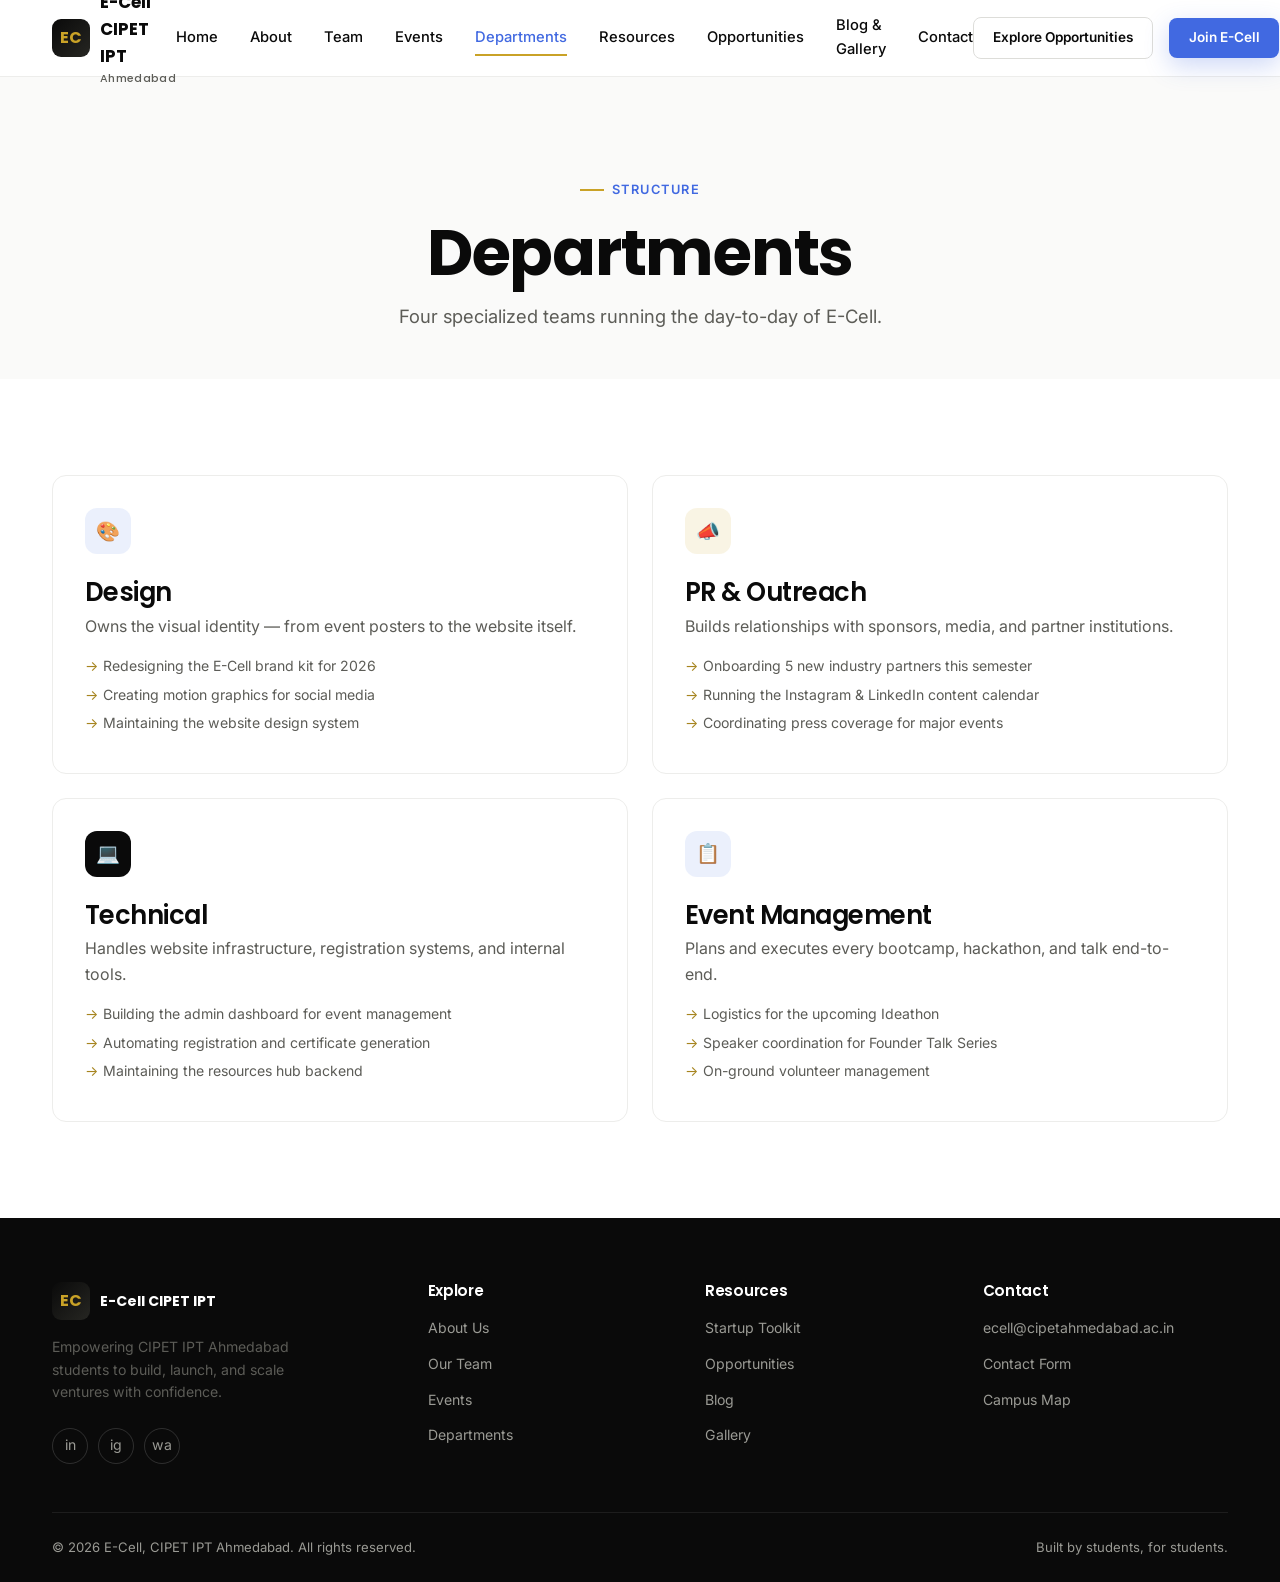
<file: departments.html>
<!DOCTYPE html>
<html lang="en">
<head>
<meta charset="UTF-8">
<meta name="viewport" content="width=device-width, initial-scale=1.0">
<title>Departments | E-Cell CIPET IPT Ahmedabad</title>
<link rel="preconnect" href="https://fonts.googleapis.com">
<link href="https://fonts.googleapis.com/css2?family=Poppins:wght@500;600;700&family=Inter:wght@400;500;600;700&display=swap" rel="stylesheet">
<link rel="stylesheet" href="css/style.css">
</head>
<body>

<header class="navbar">
  <div class="container nav-inner">
    <a href="index.html" class="nav-logo"><span class="mark">EC</span><span class="brand-text"><span>E-Cell CIPET IPT</span><span class="sub">Ahmedabad</span></span></a>
    <nav class="nav-links">
      <a href="index.html">Home</a>
      <a href="about.html">About</a>
      <a href="team.html">Team</a>
      <a href="events.html">Events</a>
      <a href="departments.html" class="active">Departments</a>
      <a href="resources.html">Resources</a>
      <a href="opportunities.html">Opportunities</a>
      <a href="blog-gallery.html">Blog &amp; Gallery</a>
      <a href="contact.html">Contact</a>
    </nav>
    <div class="nav-cta">
      <a href="opportunities.html" class="btn btn-outline btn-sm">Explore Opportunities</a>
      <a href="contact.html" class="btn btn-accent btn-sm">Join E-Cell</a>
      <button class="nav-toggle" aria-label="Toggle menu"><span></span><span></span><span></span></button>
    </div>
  </div>
</header>

<section class="page-header">
  <div class="container">
    <div class="eyebrow">Structure</div>
    <h1>Departments</h1>
    <p class="lead" style="margin:12px auto 0;">Four specialized teams running the day-to-day of E-Cell.</p>
  </div>
</section>

<section class="section">
  <div class="container grid-2" style="gap:var(--space-3);">

    <div class="card dept-card reveal">
      <div class="icon-box royal">🎨</div>
      <h3>Design</h3>
      <p>Owns the visual identity — from event posters to the website itself.</p>
      <ul>
        <li>Redesigning the E-Cell brand kit for 2026</li>
        <li>Creating motion graphics for social media</li>
        <li>Maintaining the website design system</li>
      </ul>
    </div>

    <div class="card dept-card reveal">
      <div class="icon-box gold">📣</div>
      <h3>PR &amp; Outreach</h3>
      <p>Builds relationships with sponsors, media, and partner institutions.</p>
      <ul>
        <li>Onboarding 5 new industry partners this semester</li>
        <li>Running the Instagram &amp; LinkedIn content calendar</li>
        <li>Coordinating press coverage for major events</li>
      </ul>
    </div>

    <div class="card dept-card reveal">
      <div class="icon-box black">💻</div>
      <h3>Technical</h3>
      <p>Handles website infrastructure, registration systems, and internal tools.</p>
      <ul>
        <li>Building the admin dashboard for event management</li>
        <li>Automating registration and certificate generation</li>
        <li>Maintaining the resources hub backend</li>
      </ul>
    </div>

    <div class="card dept-card reveal">
      <div class="icon-box royal">📋</div>
      <h3>Event Management</h3>
      <p>Plans and executes every bootcamp, hackathon, and talk end-to-end.</p>
      <ul>
        <li>Logistics for the upcoming Ideathon</li>
        <li>Speaker coordination for Founder Talk Series</li>
        <li>On-ground volunteer management</li>
      </ul>
    </div>

  </div>
</section>

<footer class="site-footer">
  <div class="container">
    <div class="footer-grid">
      <div class="footer-col footer-brand">
        <a href="index.html" class="nav-logo"><span class="mark">EC</span><span>E-Cell CIPET IPT</span></a>
        <p>Empowering CIPET IPT Ahmedabad students to build, launch, and scale ventures with confidence.</p>
        <div class="footer-social"><a href="#">in</a><a href="#">ig</a><a href="#">wa</a></div>
      </div>
      <div class="footer-col"><h4>Explore</h4><ul><li><a href="about.html">About Us</a></li><li><a href="team.html">Our Team</a></li><li><a href="events.html">Events</a></li><li><a href="departments.html">Departments</a></li></ul></div>
      <div class="footer-col"><h4>Resources</h4><ul><li><a href="resources.html">Startup Toolkit</a></li><li><a href="opportunities.html">Opportunities</a></li><li><a href="blog-gallery.html">Blog</a></li><li><a href="blog-gallery.html">Gallery</a></li></ul></div>
      <div class="footer-col"><h4>Contact</h4><ul><li><a href="mailto:ecell@cipetahmedabad.ac.in">ecell@cipetahmedabad.ac.in</a></li><li><a href="contact.html">Contact Form</a></li><li><a href="contact.html">Campus Map</a></li></ul></div>
    </div>
    <div class="footer-bottom"><div>© 2026 E-Cell, CIPET IPT Ahmedabad. All rights reserved.</div><div>Built by students, for students.</div></div>
  </div>
</footer>

<button class="back-top" aria-label="Back to top">↑</button>
<script src="js/main.js"></script>
</body>
</html>
</file>
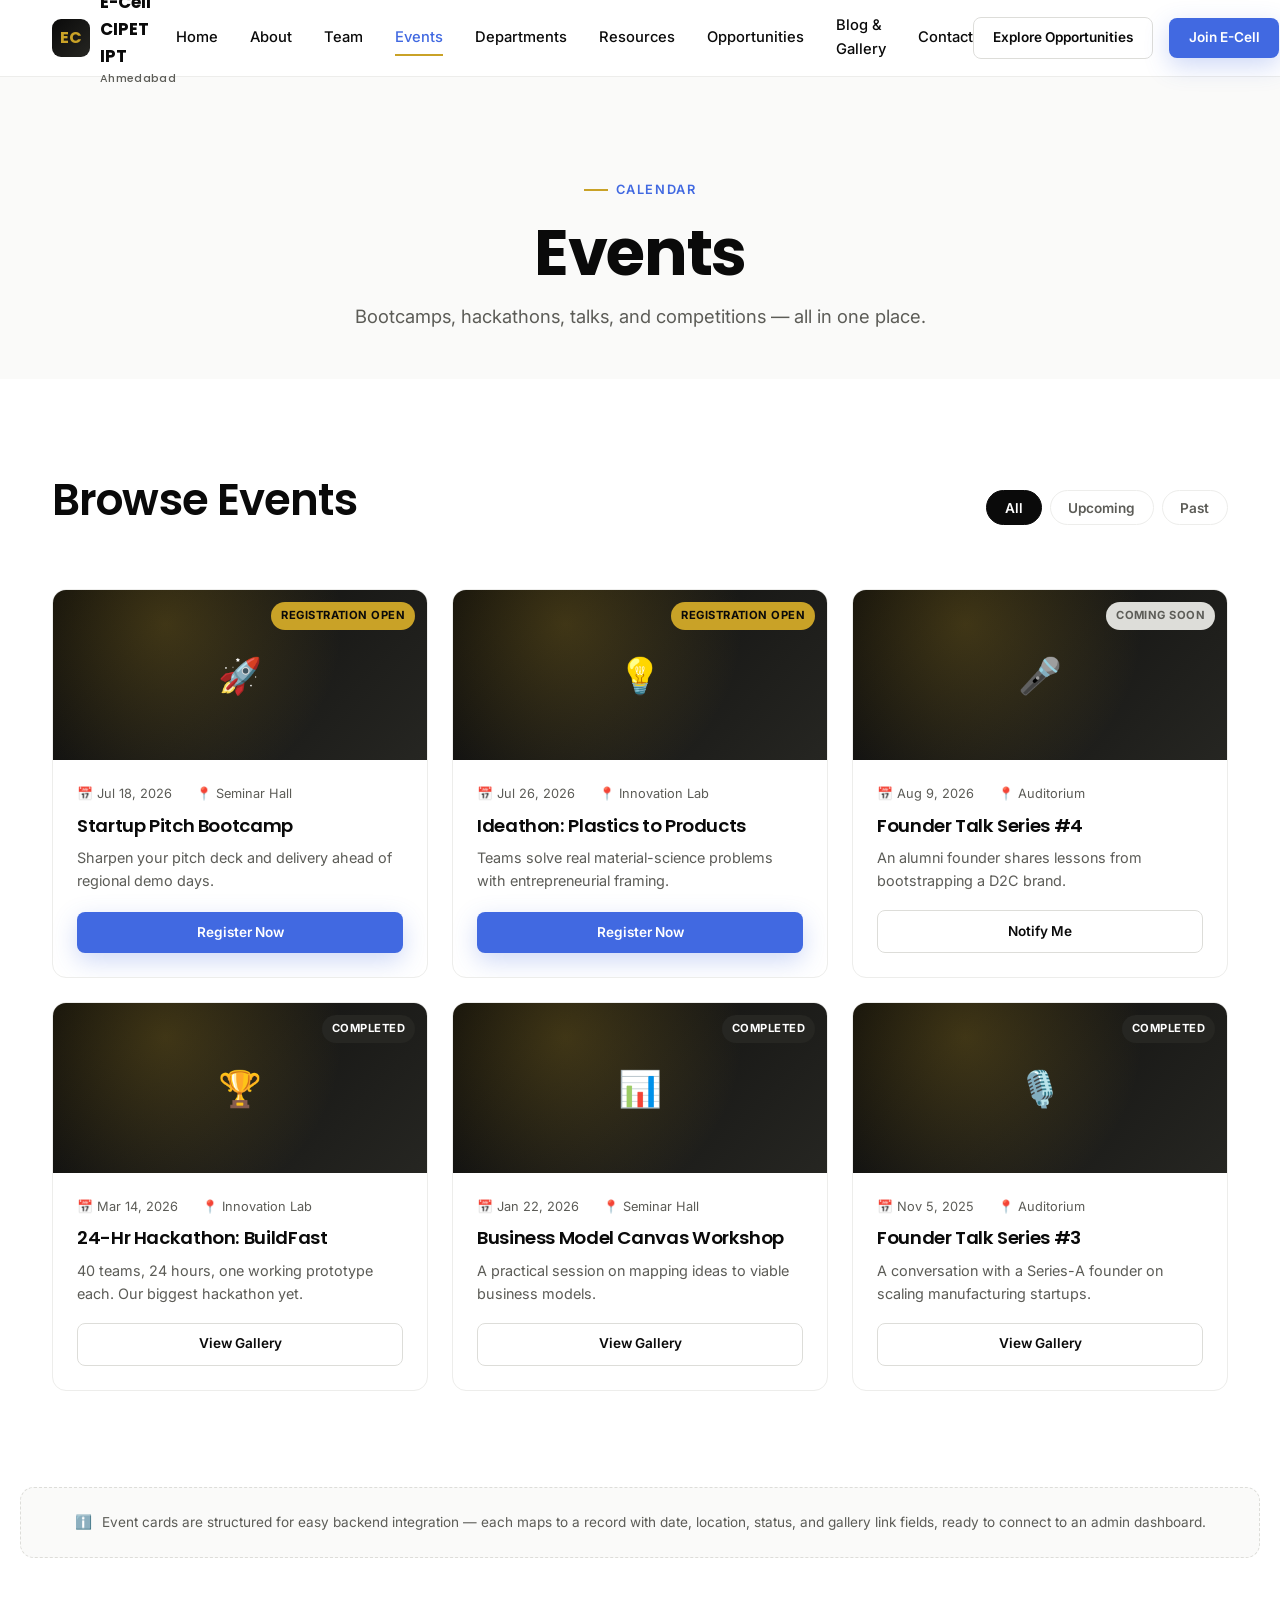
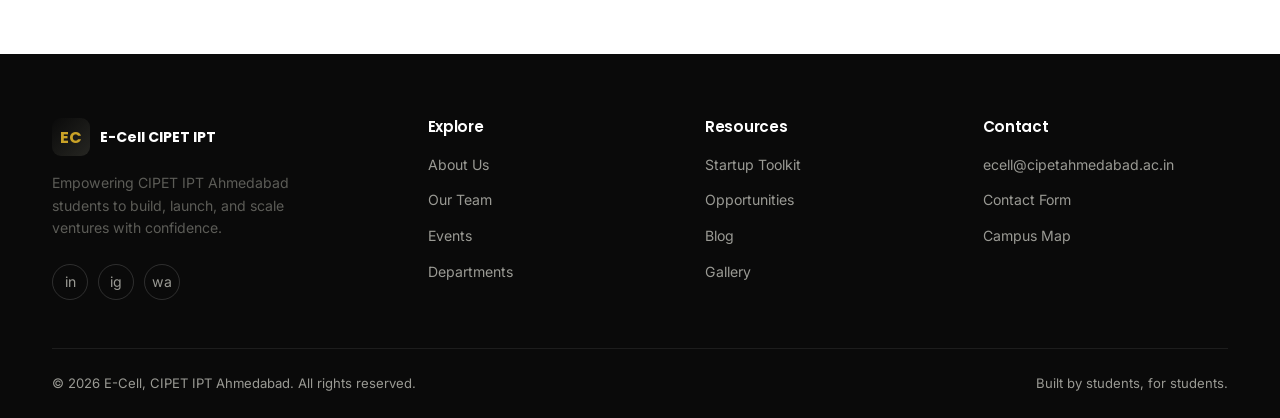
<file: events.html>
<!DOCTYPE html>
<html lang="en">
<head>
<meta charset="UTF-8">
<meta name="viewport" content="width=device-width, initial-scale=1.0">
<title>Events | E-Cell CIPET IPT Ahmedabad</title>
<link rel="preconnect" href="https://fonts.googleapis.com">
<link href="https://fonts.googleapis.com/css2?family=Poppins:wght@500;600;700&family=Inter:wght@400;500;600;700&display=swap" rel="stylesheet">
<link rel="stylesheet" href="css/style.css">
</head>
<body>

<header class="navbar">
  <div class="container nav-inner">
    <a href="index.html" class="nav-logo"><span class="mark">EC</span><span class="brand-text"><span>E-Cell CIPET IPT</span><span class="sub">Ahmedabad</span></span></a>
    <nav class="nav-links">
      <a href="index.html">Home</a>
      <a href="about.html">About</a>
      <a href="team.html">Team</a>
      <a href="events.html" class="active">Events</a>
      <a href="departments.html">Departments</a>
      <a href="resources.html">Resources</a>
      <a href="opportunities.html">Opportunities</a>
      <a href="blog-gallery.html">Blog &amp; Gallery</a>
      <a href="contact.html">Contact</a>
    </nav>
    <div class="nav-cta">
      <a href="opportunities.html" class="btn btn-outline btn-sm">Explore Opportunities</a>
      <a href="contact.html" class="btn btn-accent btn-sm">Join E-Cell</a>
      <button class="nav-toggle" aria-label="Toggle menu"><span></span><span></span><span></span></button>
    </div>
  </div>
</header>

<section class="page-header">
  <div class="container">
    <div class="eyebrow">Calendar</div>
    <h1>Events</h1>
    <p class="lead" style="margin:12px auto 0;">Bootcamps, hackathons, talks, and competitions — all in one place.</p>
  </div>
</section>

<section class="section">
  <div class="container">
    <div class="section-head-row">
      <h2>Browse Events</h2>
      <div class="filter-tabs" data-filter-target=".event-card">
        <button class="filter-tab active" data-filter="all">All</button>
        <button class="filter-tab" data-filter="upcoming">Upcoming</button>
        <button class="filter-tab" data-filter="past">Past</button>
      </div>
    </div>

    <div class="events-grid">

      <div class="card event-card reveal" data-category="upcoming">
        <div class="event-media"><span class="event-status open">Registration Open</span><span class="event-icon">🚀</span></div>
        <div class="event-body">
          <div class="event-meta"><span>📅 Jul 18, 2026</span><span>📍 Seminar Hall</span></div>
          <h3>Startup Pitch Bootcamp</h3>
          <p class="desc">Sharpen your pitch deck and delivery ahead of regional demo days.</p>
          <div class="event-footer"><a href="#" class="btn btn-accent btn-sm btn-block">Register Now</a></div>
        </div>
      </div>

      <div class="card event-card reveal" data-category="upcoming">
        <div class="event-media"><span class="event-status open">Registration Open</span><span class="event-icon">💡</span></div>
        <div class="event-body">
          <div class="event-meta"><span>📅 Jul 26, 2026</span><span>📍 Innovation Lab</span></div>
          <h3>Ideathon: Plastics to Products</h3>
          <p class="desc">Teams solve real material-science problems with entrepreneurial framing.</p>
          <div class="event-footer"><a href="#" class="btn btn-accent btn-sm btn-block">Register Now</a></div>
        </div>
      </div>

      <div class="card event-card reveal" data-category="upcoming">
        <div class="event-media"><span class="event-status closed">Coming Soon</span><span class="event-icon">🎤</span></div>
        <div class="event-body">
          <div class="event-meta"><span>📅 Aug 9, 2026</span><span>📍 Auditorium</span></div>
          <h3>Founder Talk Series #4</h3>
          <p class="desc">An alumni founder shares lessons from bootstrapping a D2C brand.</p>
          <div class="event-footer"><a href="#" class="btn btn-outline btn-sm btn-block">Notify Me</a></div>
        </div>
      </div>

      <div class="card event-card reveal" data-category="past">
        <div class="event-media"><span class="event-status past">Completed</span><span class="event-icon">🏆</span></div>
        <div class="event-body">
          <div class="event-meta"><span>📅 Mar 14, 2026</span><span>📍 Innovation Lab</span></div>
          <h3>24-Hr Hackathon: BuildFast</h3>
          <p class="desc">40 teams, 24 hours, one working prototype each. Our biggest hackathon yet.</p>
          <div class="event-footer"><a href="blog-gallery.html" class="btn btn-outline btn-sm btn-block">View Gallery</a></div>
        </div>
      </div>

      <div class="card event-card reveal" data-category="past">
        <div class="event-media"><span class="event-status past">Completed</span><span class="event-icon">📊</span></div>
        <div class="event-body">
          <div class="event-meta"><span>📅 Jan 22, 2026</span><span>📍 Seminar Hall</span></div>
          <h3>Business Model Canvas Workshop</h3>
          <p class="desc">A practical session on mapping ideas to viable business models.</p>
          <div class="event-footer"><a href="blog-gallery.html" class="btn btn-outline btn-sm btn-block">View Gallery</a></div>
        </div>
      </div>

      <div class="card event-card reveal" data-category="past">
        <div class="event-media"><span class="event-status past">Completed</span><span class="event-icon">🎙️</span></div>
        <div class="event-body">
          <div class="event-meta"><span>📅 Nov 5, 2025</span><span>📍 Auditorium</span></div>
          <h3>Founder Talk Series #3</h3>
          <p class="desc">A conversation with a Series-A founder on scaling manufacturing startups.</p>
          <div class="event-footer"><a href="blog-gallery.html" class="btn btn-outline btn-sm btn-block">View Gallery</a></div>
        </div>
      </div>

    </div>
  </div>
</section>

<section class="admin-note" style="max-width:var(--container-max);margin:0 auto var(--space-7);">
  <div class="container" style="display:flex;gap:10px;align-items:flex-start;padding:0;">
    <span>ℹ️</span>
    <p style="margin:0;">Event cards are structured for easy backend integration — each maps to a record with date, location, status, and gallery link fields, ready to connect to an admin dashboard.</p>
  </div>
</section>

<footer class="site-footer">
  <div class="container">
    <div class="footer-grid">
      <div class="footer-col footer-brand">
        <a href="index.html" class="nav-logo"><span class="mark">EC</span><span>E-Cell CIPET IPT</span></a>
        <p>Empowering CIPET IPT Ahmedabad students to build, launch, and scale ventures with confidence.</p>
        <div class="footer-social"><a href="#">in</a><a href="#">ig</a><a href="#">wa</a></div>
      </div>
      <div class="footer-col"><h4>Explore</h4><ul><li><a href="about.html">About Us</a></li><li><a href="team.html">Our Team</a></li><li><a href="events.html">Events</a></li><li><a href="departments.html">Departments</a></li></ul></div>
      <div class="footer-col"><h4>Resources</h4><ul><li><a href="resources.html">Startup Toolkit</a></li><li><a href="opportunities.html">Opportunities</a></li><li><a href="blog-gallery.html">Blog</a></li><li><a href="blog-gallery.html">Gallery</a></li></ul></div>
      <div class="footer-col"><h4>Contact</h4><ul><li><a href="mailto:ecell@cipetahmedabad.ac.in">ecell@cipetahmedabad.ac.in</a></li><li><a href="contact.html">Contact Form</a></li><li><a href="contact.html">Campus Map</a></li></ul></div>
    </div>
    <div class="footer-bottom"><div>© 2026 E-Cell, CIPET IPT Ahmedabad. All rights reserved.</div><div>Built by students, for students.</div></div>
  </div>
</footer>

<button class="back-top" aria-label="Back to top">↑</button>
<script src="js/main.js"></script>
</body>
</html>
</file>
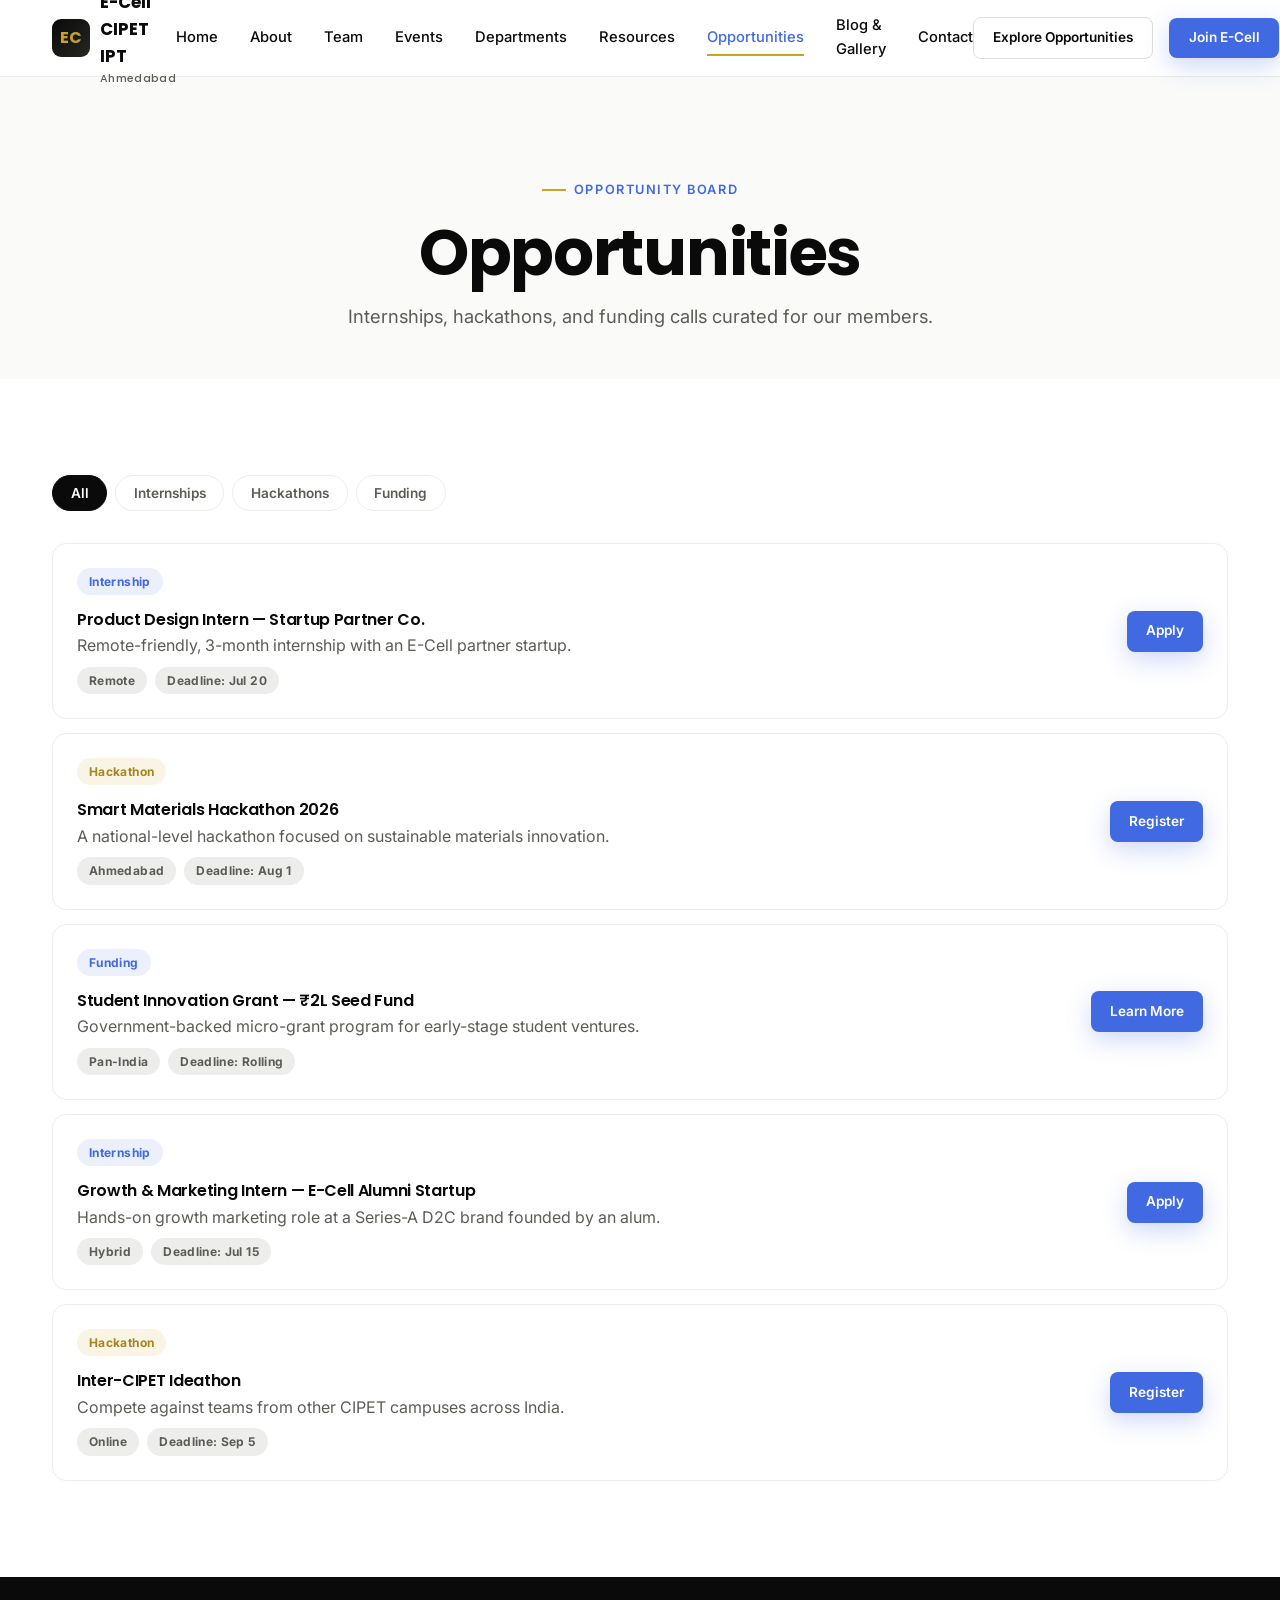
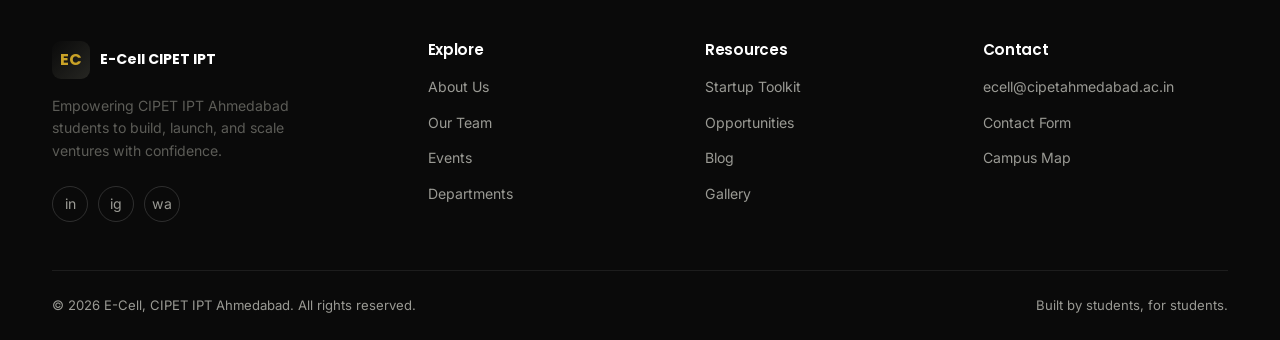
<file: opportunities.html>
<!DOCTYPE html>
<html lang="en">
<head>
<meta charset="UTF-8">
<meta name="viewport" content="width=device-width, initial-scale=1.0">
<title>Opportunities | E-Cell CIPET IPT Ahmedabad</title>
<link rel="preconnect" href="https://fonts.googleapis.com">
<link href="https://fonts.googleapis.com/css2?family=Poppins:wght@500;600;700&family=Inter:wght@400;500;600;700&display=swap" rel="stylesheet">
<link rel="stylesheet" href="css/style.css">
</head>
<body>

<header class="navbar">
  <div class="container nav-inner">
    <a href="index.html" class="nav-logo"><span class="mark">EC</span><span class="brand-text"><span>E-Cell CIPET IPT</span><span class="sub">Ahmedabad</span></span></a>
    <nav class="nav-links">
      <a href="index.html">Home</a>
      <a href="about.html">About</a>
      <a href="team.html">Team</a>
      <a href="events.html">Events</a>
      <a href="departments.html">Departments</a>
      <a href="resources.html">Resources</a>
      <a href="opportunities.html" class="active">Opportunities</a>
      <a href="blog-gallery.html">Blog &amp; Gallery</a>
      <a href="contact.html">Contact</a>
    </nav>
    <div class="nav-cta">
      <a href="opportunities.html" class="btn btn-outline btn-sm">Explore Opportunities</a>
      <a href="contact.html" class="btn btn-accent btn-sm">Join E-Cell</a>
      <button class="nav-toggle" aria-label="Toggle menu"><span></span><span></span><span></span></button>
    </div>
  </div>
</header>

<section class="page-header">
  <div class="container">
    <div class="eyebrow">Opportunity Board</div>
    <h1>Opportunities</h1>
    <p class="lead" style="margin:12px auto 0;">Internships, hackathons, and funding calls curated for our members.</p>
  </div>
</section>

<section class="section">
  <div class="container">
    <div class="filter-tabs mb-2" data-filter-target=".opp-card" style="margin-bottom:var(--space-4);">
      <button class="filter-tab active" data-filter="all">All</button>
      <button class="filter-tab" data-filter="internships">Internships</button>
      <button class="filter-tab" data-filter="hackathons">Hackathons</button>
      <button class="filter-tab" data-filter="funding">Funding</button>
    </div>

    <div style="display:flex;flex-direction:column;gap:14px;">

      <div class="card opp-card reveal" data-category="internships">
        <div class="opp-info">
          <span class="badge badge-royal">Internship</span>
          <h4 class="mt-2">Product Design Intern — Startup Partner Co.</h4>
          <p>Remote-friendly, 3-month internship with an E-Cell partner startup.</p>
          <div class="opp-tags"><span class="badge badge-gray">Remote</span><span class="badge badge-gray">Deadline: Jul 20</span></div>
        </div>
        <a href="#" class="btn btn-accent btn-sm">Apply</a>
      </div>

      <div class="card opp-card reveal" data-category="hackathons">
        <div class="opp-info">
          <span class="badge badge-gold">Hackathon</span>
          <h4 class="mt-2">Smart Materials Hackathon 2026</h4>
          <p>A national-level hackathon focused on sustainable materials innovation.</p>
          <div class="opp-tags"><span class="badge badge-gray">Ahmedabad</span><span class="badge badge-gray">Deadline: Aug 1</span></div>
        </div>
        <a href="#" class="btn btn-accent btn-sm">Register</a>
      </div>

      <div class="card opp-card reveal" data-category="funding">
        <div class="opp-info">
          <span class="badge badge-royal">Funding</span>
          <h4 class="mt-2">Student Innovation Grant — ₹2L Seed Fund</h4>
          <p>Government-backed micro-grant program for early-stage student ventures.</p>
          <div class="opp-tags"><span class="badge badge-gray">Pan-India</span><span class="badge badge-gray">Deadline: Rolling</span></div>
        </div>
        <a href="#" class="btn btn-accent btn-sm">Learn More</a>
      </div>

      <div class="card opp-card reveal" data-category="internships">
        <div class="opp-info">
          <span class="badge badge-royal">Internship</span>
          <h4 class="mt-2">Growth &amp; Marketing Intern — E-Cell Alumni Startup</h4>
          <p>Hands-on growth marketing role at a Series-A D2C brand founded by an alum.</p>
          <div class="opp-tags"><span class="badge badge-gray">Hybrid</span><span class="badge badge-gray">Deadline: Jul 15</span></div>
        </div>
        <a href="#" class="btn btn-accent btn-sm">Apply</a>
      </div>

      <div class="card opp-card reveal" data-category="hackathons">
        <div class="opp-info">
          <span class="badge badge-gold">Hackathon</span>
          <h4 class="mt-2">Inter-CIPET Ideathon</h4>
          <p>Compete against teams from other CIPET campuses across India.</p>
          <div class="opp-tags"><span class="badge badge-gray">Online</span><span class="badge badge-gray">Deadline: Sep 5</span></div>
        </div>
        <a href="#" class="btn btn-accent btn-sm">Register</a>
      </div>

    </div>
  </div>
</section>

<footer class="site-footer">
  <div class="container">
    <div class="footer-grid">
      <div class="footer-col footer-brand">
        <a href="index.html" class="nav-logo"><span class="mark">EC</span><span>E-Cell CIPET IPT</span></a>
        <p>Empowering CIPET IPT Ahmedabad students to build, launch, and scale ventures with confidence.</p>
        <div class="footer-social"><a href="#">in</a><a href="#">ig</a><a href="#">wa</a></div>
      </div>
      <div class="footer-col"><h4>Explore</h4><ul><li><a href="about.html">About Us</a></li><li><a href="team.html">Our Team</a></li><li><a href="events.html">Events</a></li><li><a href="departments.html">Departments</a></li></ul></div>
      <div class="footer-col"><h4>Resources</h4><ul><li><a href="resources.html">Startup Toolkit</a></li><li><a href="opportunities.html">Opportunities</a></li><li><a href="blog-gallery.html">Blog</a></li><li><a href="blog-gallery.html">Gallery</a></li></ul></div>
      <div class="footer-col"><h4>Contact</h4><ul><li><a href="mailto:ecell@cipetahmedabad.ac.in">ecell@cipetahmedabad.ac.in</a></li><li><a href="contact.html">Contact Form</a></li><li><a href="contact.html">Campus Map</a></li></ul></div>
    </div>
    <div class="footer-bottom"><div>© 2026 E-Cell, CIPET IPT Ahmedabad. All rights reserved.</div><div>Built by students, for students.</div></div>
  </div>
</footer>

<button class="back-top" aria-label="Back to top">↑</button>
<script src="js/main.js"></script>
</body>
</html>
</file>
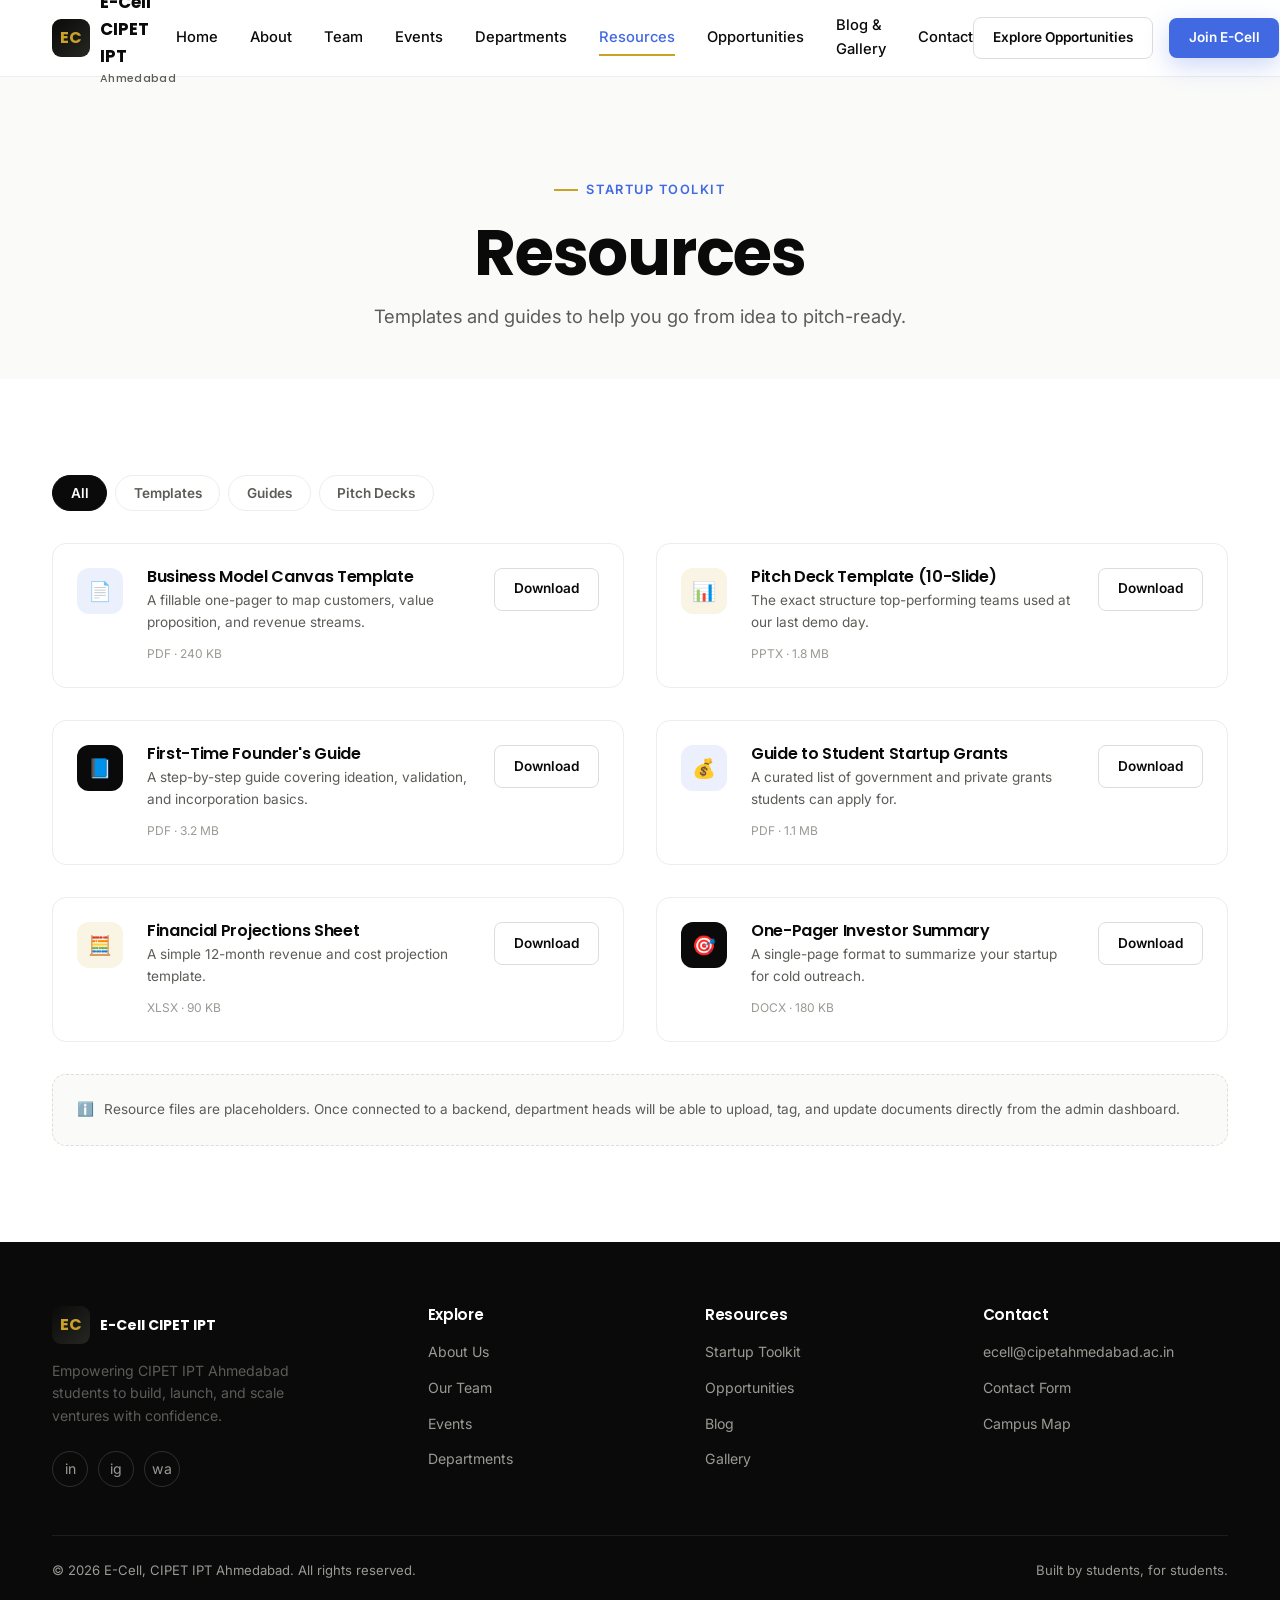
<file: resources.html>
<!DOCTYPE html>
<html lang="en">
<head>
<meta charset="UTF-8">
<meta name="viewport" content="width=device-width, initial-scale=1.0">
<title>Resources | E-Cell CIPET IPT Ahmedabad</title>
<link rel="preconnect" href="https://fonts.googleapis.com">
<link href="https://fonts.googleapis.com/css2?family=Poppins:wght@500;600;700&family=Inter:wght@400;500;600;700&display=swap" rel="stylesheet">
<link rel="stylesheet" href="css/style.css">
</head>
<body>

<header class="navbar">
  <div class="container nav-inner">
    <a href="index.html" class="nav-logo"><span class="mark">EC</span><span class="brand-text"><span>E-Cell CIPET IPT</span><span class="sub">Ahmedabad</span></span></a>
    <nav class="nav-links">
      <a href="index.html">Home</a>
      <a href="about.html">About</a>
      <a href="team.html">Team</a>
      <a href="events.html">Events</a>
      <a href="departments.html">Departments</a>
      <a href="resources.html" class="active">Resources</a>
      <a href="opportunities.html">Opportunities</a>
      <a href="blog-gallery.html">Blog &amp; Gallery</a>
      <a href="contact.html">Contact</a>
    </nav>
    <div class="nav-cta">
      <a href="opportunities.html" class="btn btn-outline btn-sm">Explore Opportunities</a>
      <a href="contact.html" class="btn btn-accent btn-sm">Join E-Cell</a>
      <button class="nav-toggle" aria-label="Toggle menu"><span></span><span></span><span></span></button>
    </div>
  </div>
</header>

<section class="page-header">
  <div class="container">
    <div class="eyebrow">Startup Toolkit</div>
    <h1>Resources</h1>
    <p class="lead" style="margin:12px auto 0;">Templates and guides to help you go from idea to pitch-ready.</p>
  </div>
</section>

<section class="section">
  <div class="container">
    <div class="filter-tabs mb-2" data-filter-target=".resource-card" style="margin-bottom:var(--space-4);">
      <button class="filter-tab active" data-filter="all">All</button>
      <button class="filter-tab" data-filter="templates">Templates</button>
      <button class="filter-tab" data-filter="guides">Guides</button>
      <button class="filter-tab" data-filter="decks">Pitch Decks</button>
    </div>

    <div class="grid-2">
      <div class="card resource-card reveal" data-category="templates">
        <div class="icon-box royal">📄</div>
        <div class="info">
          <h4>Business Model Canvas Template</h4>
          <p>A fillable one-pager to map customers, value proposition, and revenue streams.</p>
          <div class="resource-meta">PDF · 240 KB</div>
        </div>
        <a href="#" class="btn btn-outline btn-sm">Download</a>
      </div>

      <div class="card resource-card reveal" data-category="decks">
        <div class="icon-box gold">📊</div>
        <div class="info">
          <h4>Pitch Deck Template (10-Slide)</h4>
          <p>The exact structure top-performing teams used at our last demo day.</p>
          <div class="resource-meta">PPTX · 1.8 MB</div>
        </div>
        <a href="#" class="btn btn-outline btn-sm">Download</a>
      </div>

      <div class="card resource-card reveal" data-category="guides">
        <div class="icon-box black">📘</div>
        <div class="info">
          <h4>First-Time Founder's Guide</h4>
          <p>A step-by-step guide covering ideation, validation, and incorporation basics.</p>
          <div class="resource-meta">PDF · 3.2 MB</div>
        </div>
        <a href="#" class="btn btn-outline btn-sm">Download</a>
      </div>

      <div class="card resource-card reveal" data-category="guides">
        <div class="icon-box royal">💰</div>
        <div class="info">
          <h4>Guide to Student Startup Grants</h4>
          <p>A curated list of government and private grants students can apply for.</p>
          <div class="resource-meta">PDF · 1.1 MB</div>
        </div>
        <a href="#" class="btn btn-outline btn-sm">Download</a>
      </div>

      <div class="card resource-card reveal" data-category="templates">
        <div class="icon-box gold">🧮</div>
        <div class="info">
          <h4>Financial Projections Sheet</h4>
          <p>A simple 12-month revenue and cost projection template.</p>
          <div class="resource-meta">XLSX · 90 KB</div>
        </div>
        <a href="#" class="btn btn-outline btn-sm">Download</a>
      </div>

      <div class="card resource-card reveal" data-category="decks">
        <div class="icon-box black">🎯</div>
        <div class="info">
          <h4>One-Pager Investor Summary</h4>
          <p>A single-page format to summarize your startup for cold outreach.</p>
          <div class="resource-meta">DOCX · 180 KB</div>
        </div>
        <a href="#" class="btn btn-outline btn-sm">Download</a>
      </div>
    </div>

    <div class="admin-note mt-4">
      <span>ℹ️</span>
      <p style="margin:0;">Resource files are placeholders. Once connected to a backend, department heads will be able to upload, tag, and update documents directly from the admin dashboard.</p>
    </div>
  </div>
</section>

<footer class="site-footer">
  <div class="container">
    <div class="footer-grid">
      <div class="footer-col footer-brand">
        <a href="index.html" class="nav-logo"><span class="mark">EC</span><span>E-Cell CIPET IPT</span></a>
        <p>Empowering CIPET IPT Ahmedabad students to build, launch, and scale ventures with confidence.</p>
        <div class="footer-social"><a href="#">in</a><a href="#">ig</a><a href="#">wa</a></div>
      </div>
      <div class="footer-col"><h4>Explore</h4><ul><li><a href="about.html">About Us</a></li><li><a href="team.html">Our Team</a></li><li><a href="events.html">Events</a></li><li><a href="departments.html">Departments</a></li></ul></div>
      <div class="footer-col"><h4>Resources</h4><ul><li><a href="resources.html">Startup Toolkit</a></li><li><a href="opportunities.html">Opportunities</a></li><li><a href="blog-gallery.html">Blog</a></li><li><a href="blog-gallery.html">Gallery</a></li></ul></div>
      <div class="footer-col"><h4>Contact</h4><ul><li><a href="mailto:ecell@cipetahmedabad.ac.in">ecell@cipetahmedabad.ac.in</a></li><li><a href="contact.html">Contact Form</a></li><li><a href="contact.html">Campus Map</a></li></ul></div>
    </div>
    <div class="footer-bottom"><div>© 2026 E-Cell, CIPET IPT Ahmedabad. All rights reserved.</div><div>Built by students, for students.</div></div>
  </div>
</footer>

<button class="back-top" aria-label="Back to top">↑</button>
<script src="js/main.js"></script>
</body>
</html>
</file>
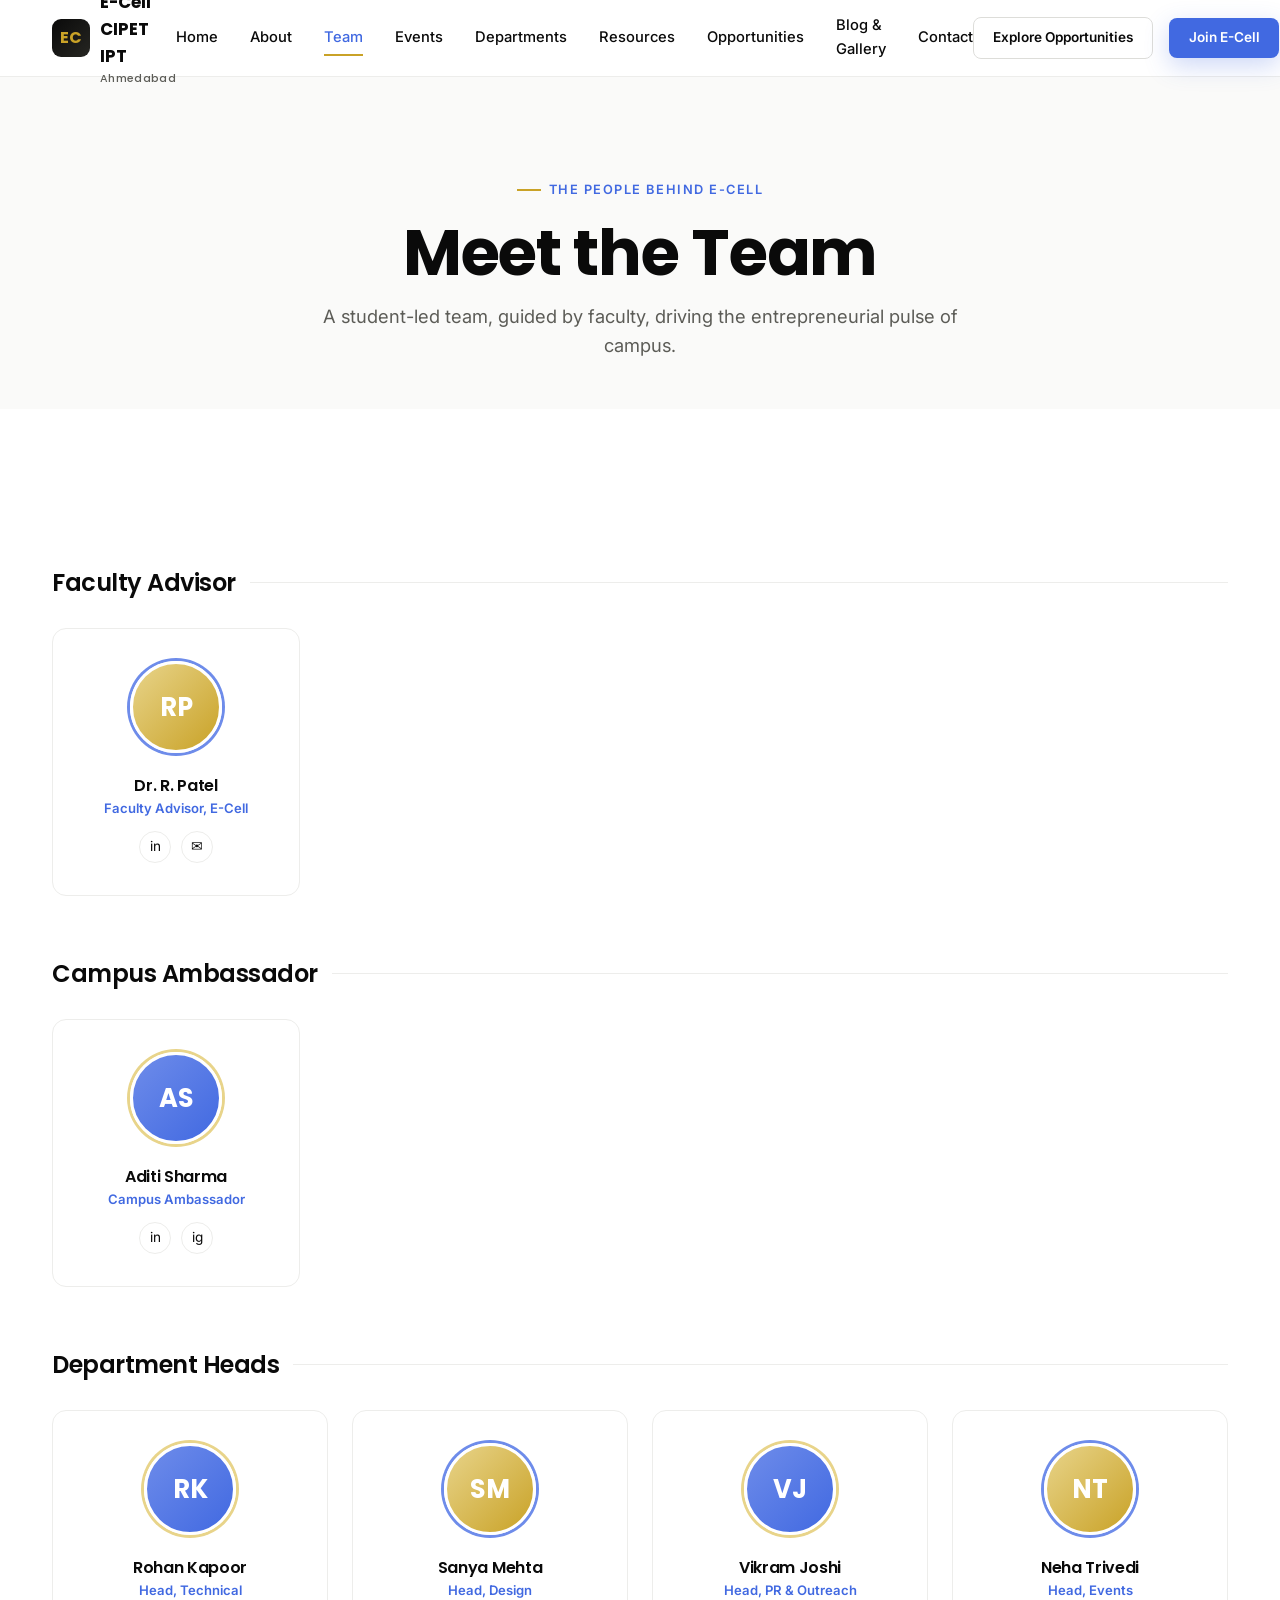
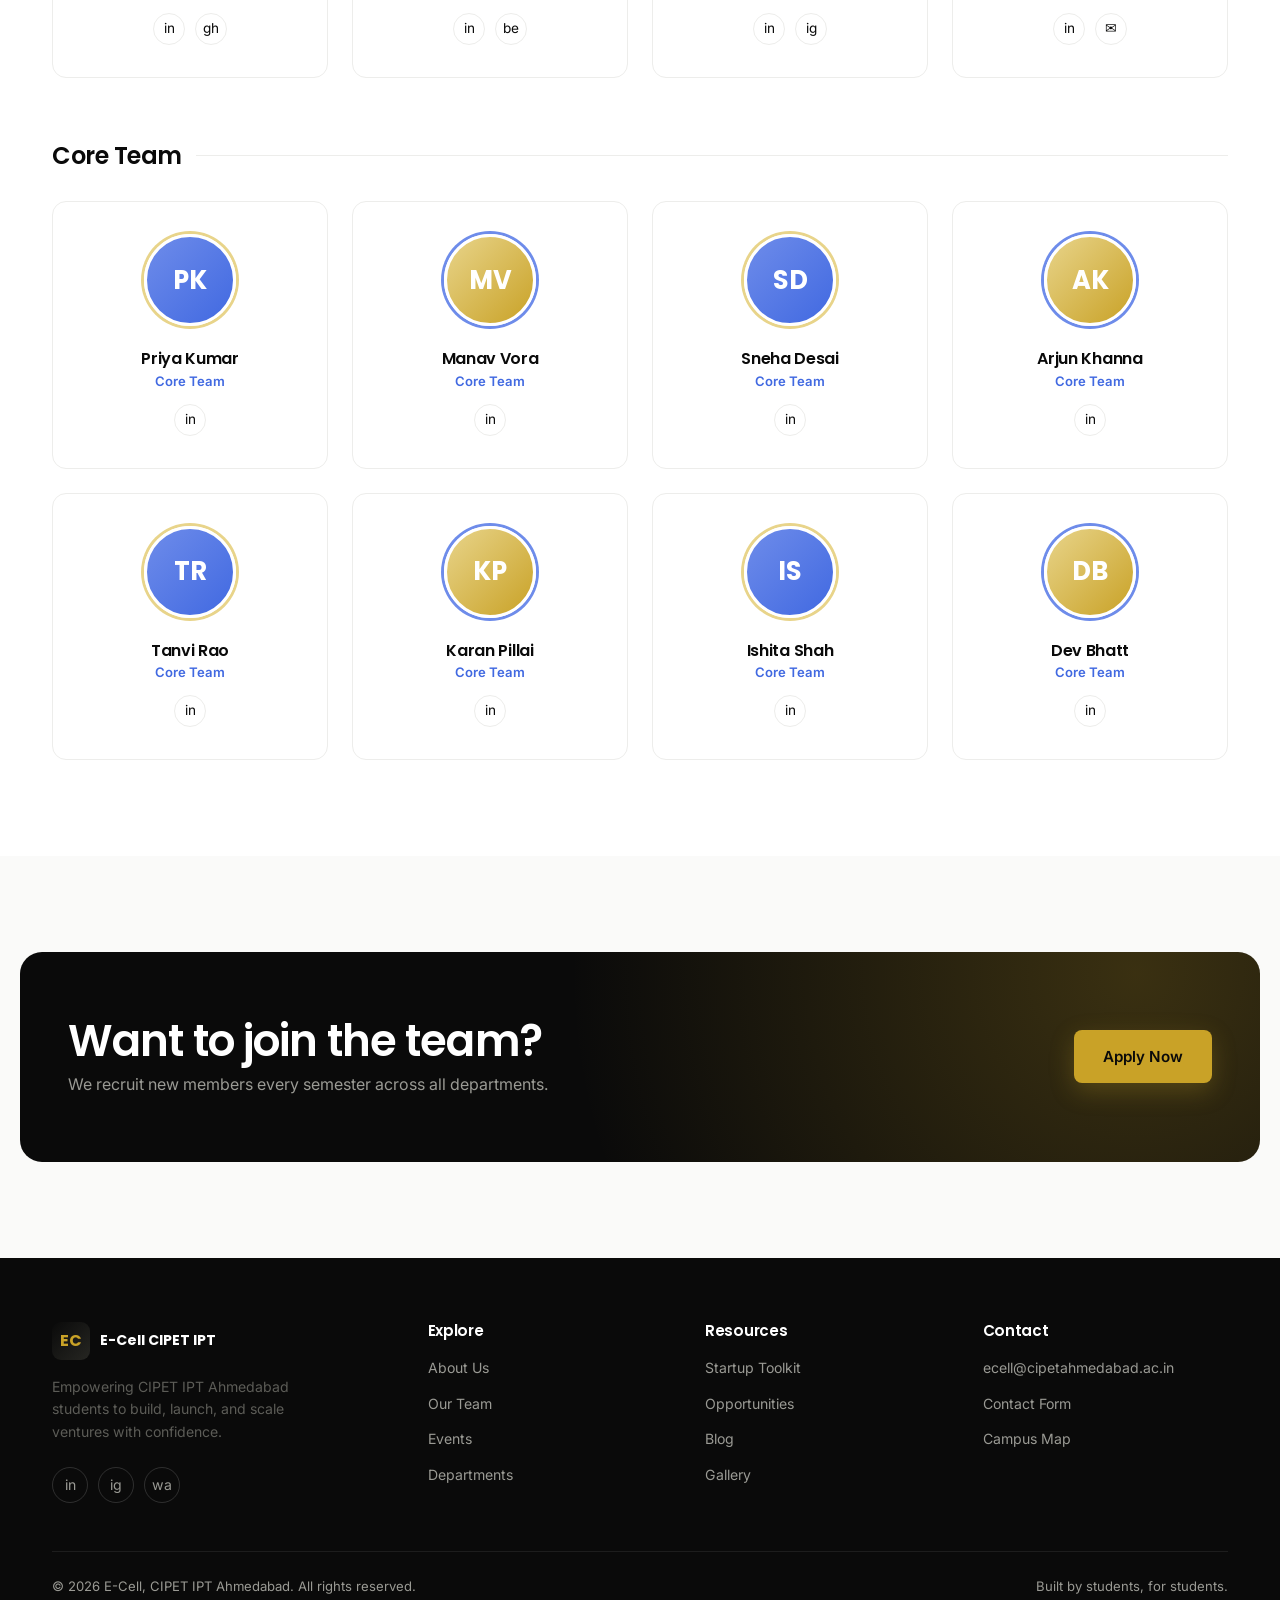
<file: team.html>
<!DOCTYPE html>
<html lang="en">
<head>
<meta charset="UTF-8">
<meta name="viewport" content="width=device-width, initial-scale=1.0">
<title>Our Team | E-Cell CIPET IPT Ahmedabad</title>
<link rel="preconnect" href="https://fonts.googleapis.com">
<link href="https://fonts.googleapis.com/css2?family=Poppins:wght@500;600;700&family=Inter:wght@400;500;600;700&display=swap" rel="stylesheet">
<link rel="stylesheet" href="css/style.css">
</head>
<body>

<header class="navbar">
  <div class="container nav-inner">
    <a href="index.html" class="nav-logo"><span class="mark">EC</span><span class="brand-text"><span>E-Cell CIPET IPT</span><span class="sub">Ahmedabad</span></span></a>
    <nav class="nav-links">
      <a href="index.html">Home</a>
      <a href="about.html">About</a>
      <a href="team.html" class="active">Team</a>
      <a href="events.html">Events</a>
      <a href="departments.html">Departments</a>
      <a href="resources.html">Resources</a>
      <a href="opportunities.html">Opportunities</a>
      <a href="blog-gallery.html">Blog &amp; Gallery</a>
      <a href="contact.html">Contact</a>
    </nav>
    <div class="nav-cta">
      <a href="opportunities.html" class="btn btn-outline btn-sm">Explore Opportunities</a>
      <a href="contact.html" class="btn btn-accent btn-sm">Join E-Cell</a>
      <button class="nav-toggle" aria-label="Toggle menu"><span></span><span></span><span></span></button>
    </div>
  </div>
</header>

<section class="page-header">
  <div class="container">
    <div class="eyebrow">The People Behind E-Cell</div>
    <h1>Meet the Team</h1>
    <p class="lead" style="margin:12px auto 0;">A student-led team, guided by faculty, driving the entrepreneurial pulse of campus.</p>
  </div>
</section>

<section class="section">
  <div class="container">

    <div class="team-category-title reveal"><h2>Faculty Advisor</h2><div class="line"></div></div>
    <div class="team-grid" style="grid-template-columns:repeat(2,1fr);max-width:520px;">
      <div class="card team-card reveal">
        <div class="avatar gold">RP</div>
        <h4>Dr. R. Patel</h4>
        <div class="role">Faculty Advisor, E-Cell</div>
        <div class="team-social"><a href="#">in</a><a href="#">✉</a></div>
      </div>
    </div>

    <div class="team-category-title reveal"><h2>Campus Ambassador</h2><div class="line"></div></div>
    <div class="team-grid" style="grid-template-columns:repeat(2,1fr);max-width:520px;">
      <div class="card team-card reveal">
        <div class="avatar">AS</div>
        <h4>Aditi Sharma</h4>
        <div class="role">Campus Ambassador</div>
        <div class="team-social"><a href="#">in</a><a href="#">ig</a></div>
      </div>
    </div>

    <div class="team-category-title reveal"><h2>Department Heads</h2><div class="line"></div></div>
    <div class="team-grid">
      <div class="card team-card reveal"><div class="avatar">RK</div><h4>Rohan Kapoor</h4><div class="role">Head, Technical</div><div class="team-social"><a href="#">in</a><a href="#">gh</a></div></div>
      <div class="card team-card reveal"><div class="avatar gold">SM</div><h4>Sanya Mehta</h4><div class="role">Head, Design</div><div class="team-social"><a href="#">in</a><a href="#">be</a></div></div>
      <div class="card team-card reveal"><div class="avatar">VJ</div><h4>Vikram Joshi</h4><div class="role">Head, PR &amp; Outreach</div><div class="team-social"><a href="#">in</a><a href="#">ig</a></div></div>
      <div class="card team-card reveal"><div class="avatar gold">NT</div><h4>Neha Trivedi</h4><div class="role">Head, Events</div><div class="team-social"><a href="#">in</a><a href="#">✉</a></div></div>
    </div>

    <div class="team-category-title reveal"><h2>Core Team</h2><div class="line"></div></div>
    <div class="team-grid">
      <div class="card team-card reveal"><div class="avatar">PK</div><h4>Priya Kumar</h4><div class="role">Core Team</div><div class="team-social"><a href="#">in</a></div></div>
      <div class="card team-card reveal"><div class="avatar gold">MV</div><h4>Manav Vora</h4><div class="role">Core Team</div><div class="team-social"><a href="#">in</a></div></div>
      <div class="card team-card reveal"><div class="avatar">SD</div><h4>Sneha Desai</h4><div class="role">Core Team</div><div class="team-social"><a href="#">in</a></div></div>
      <div class="card team-card reveal"><div class="avatar gold">AK</div><h4>Arjun Khanna</h4><div class="role">Core Team</div><div class="team-social"><a href="#">in</a></div></div>
      <div class="card team-card reveal"><div class="avatar">TR</div><h4>Tanvi Rao</h4><div class="role">Core Team</div><div class="team-social"><a href="#">in</a></div></div>
      <div class="card team-card reveal"><div class="avatar gold">KP</div><h4>Karan Pillai</h4><div class="role">Core Team</div><div class="team-social"><a href="#">in</a></div></div>
      <div class="card team-card reveal"><div class="avatar">IS</div><h4>Ishita Shah</h4><div class="role">Core Team</div><div class="team-social"><a href="#">in</a></div></div>
      <div class="card team-card reveal"><div class="avatar gold">DB</div><h4>Dev Bhatt</h4><div class="role">Core Team</div><div class="team-social"><a href="#">in</a></div></div>
    </div>

  </div>
</section>

<section class="section section-alt">
  <div class="container cta-band" style="background:var(--color-black);">
    <div>
      <h2>Want to join the team?</h2>
      <p>We recruit new members every semester across all departments.</p>
    </div>
    <a href="contact.html" class="btn btn-gold">Apply Now</a>
  </div>
</section>

<footer class="site-footer">
  <div class="container">
    <div class="footer-grid">
      <div class="footer-col footer-brand">
        <a href="index.html" class="nav-logo"><span class="mark">EC</span><span>E-Cell CIPET IPT</span></a>
        <p>Empowering CIPET IPT Ahmedabad students to build, launch, and scale ventures with confidence.</p>
        <div class="footer-social"><a href="#">in</a><a href="#">ig</a><a href="#">wa</a></div>
      </div>
      <div class="footer-col"><h4>Explore</h4><ul><li><a href="about.html">About Us</a></li><li><a href="team.html">Our Team</a></li><li><a href="events.html">Events</a></li><li><a href="departments.html">Departments</a></li></ul></div>
      <div class="footer-col"><h4>Resources</h4><ul><li><a href="resources.html">Startup Toolkit</a></li><li><a href="opportunities.html">Opportunities</a></li><li><a href="blog-gallery.html">Blog</a></li><li><a href="blog-gallery.html">Gallery</a></li></ul></div>
      <div class="footer-col"><h4>Contact</h4><ul><li><a href="mailto:ecell@cipetahmedabad.ac.in">ecell@cipetahmedabad.ac.in</a></li><li><a href="contact.html">Contact Form</a></li><li><a href="contact.html">Campus Map</a></li></ul></div>
    </div>
    <div class="footer-bottom"><div>© 2026 E-Cell, CIPET IPT Ahmedabad. All rights reserved.</div><div>Built by students, for students.</div></div>
  </div>
</footer>

<button class="back-top" aria-label="Back to top">↑</button>
<script src="js/main.js"></script>
</body>
</html>
</file>
<file: css/style.css>
/* ============================================
   E-CELL CIPET IPT AHMEDABAD — DESIGN SYSTEM
   ============================================ */

:root {
  /* Color tokens */
  --color-black: #0A0A0A;
  --color-white: #FFFFFF;
  --color-off-white: #FAFAF9;
  --color-gray-50: #F7F7F6;
  --color-gray-100: #EDEDEB;
  --color-gray-200: #DDDDD9;
  --color-gray-400: #9A9A94;
  --color-gray-600: #5C5C57;
  --color-gray-800: #262622;

  --color-gold: #C9A227;
  --color-gold-dark: #A6841E;
  --color-gold-light: #E8D48A;

  --color-royal: #4169E1;
  --color-royal-dark: #2E4FB8;
  --color-royal-light: #6E8CEA;

  /* Semantic tokens (dark-mode ready) */
  --bg-primary: var(--color-white);
  --bg-secondary: var(--color-off-white);
  --bg-inverse: var(--color-black);
  --text-primary: var(--color-black);
  --text-secondary: var(--color-gray-600);
  --text-inverse: var(--color-white);
  --border-color: var(--color-gray-100);
  --accent-primary: var(--color-royal);
  --accent-secondary: var(--color-gold);

  /* Typography */
  --font-heading: 'Poppins', sans-serif;
  --font-body: 'Inter', sans-serif;

  /* Spacing scale */
  --space-1: 0.5rem;
  --space-2: 1rem;
  --space-3: 1.5rem;
  --space-4: 2rem;
  --space-5: 3rem;
  --space-6: 4rem;
  --space-7: 6rem;
  --space-8: 8rem;

  /* Radius & shadow */
  --radius-sm: 8px;
  --radius-md: 14px;
  --radius-lg: 22px;
  --shadow-sm: 0 1px 2px rgba(10,10,10,0.04), 0 1px 1px rgba(10,10,10,0.03);
  --shadow-md: 0 8px 24px rgba(10,10,10,0.08);
  --shadow-lg: 0 24px 64px rgba(10,10,10,0.12);
  --shadow-gold: 0 8px 24px rgba(201,162,39,0.25);
  --shadow-royal: 0 8px 24px rgba(65,105,225,0.25);

  --container-max: 1240px;
  --transition: 220ms cubic-bezier(0.4, 0, 0.2, 1);
}

* { margin: 0; padding: 0; box-sizing: border-box; }

html { scroll-behavior: smooth; }

@media (prefers-reduced-motion: reduce) {
  html { scroll-behavior: auto; }
  *, *::before, *::after { animation-duration: 0.01ms !important; animation-iteration-count: 1 !important; transition-duration: 0.01ms !important; }
}

body {
  font-family: var(--font-body);
  color: var(--text-primary);
  background: var(--bg-primary);
  line-height: 1.6;
  -webkit-font-smoothing: antialiased;
  overflow-x: hidden;
}

img { max-width: 100%; display: block; }
a { text-decoration: none; color: inherit; }
ul { list-style: none; }
button { font-family: inherit; cursor: pointer; border: none; background: none; }
input, textarea, select { font-family: inherit; font-size: inherit; }

:focus-visible {
  outline: 2px solid var(--accent-primary);
  outline-offset: 3px;
  border-radius: 4px;
}

h1, h2, h3, h4, h5, h6 {
  font-family: var(--font-heading);
  font-weight: 600;
  line-height: 1.15;
  letter-spacing: -0.02em;
  color: var(--text-primary);
}

.container {
  max-width: var(--container-max);
  margin: 0 auto;
  padding: 0 var(--space-4);
}

@media (max-width: 640px) {
  .container { padding: 0 var(--space-3); }
}

section { position: relative; }

/* ============ TYPE SCALE ============ */
.eyebrow {
  font-family: var(--font-body);
  font-size: 0.8rem;
  font-weight: 600;
  letter-spacing: 0.12em;
  text-transform: uppercase;
  color: var(--accent-primary);
  display: inline-flex;
  align-items: center;
  gap: 8px;
  margin-bottom: var(--space-2);
}
.eyebrow::before {
  content: '';
  width: 24px;
  height: 2px;
  background: var(--accent-secondary);
  display: inline-block;
}

h1 { font-size: clamp(2.4rem, 5vw, 4.2rem); font-weight: 700; }
h2 { font-size: clamp(1.9rem, 3.4vw, 2.75rem); font-weight: 600; }
h3 { font-size: clamp(1.3rem, 2vw, 1.6rem); font-weight: 600; }
p { color: var(--text-secondary); }
.lead { font-size: 1.15rem; color: var(--text-secondary); max-width: 640px; }

/* ============ BUTTONS ============ */
.btn {
  display: inline-flex;
  align-items: center;
  justify-content: center;
  gap: 8px;
  padding: 0.9rem 1.8rem;
  border-radius: var(--radius-sm);
  font-weight: 600;
  font-size: 0.95rem;
  transition: transform var(--transition), box-shadow var(--transition), background var(--transition), color var(--transition);
  white-space: nowrap;
}
.btn:active { transform: scale(0.98); }

.btn-primary {
  background: var(--color-black);
  color: var(--color-white);
}
.btn-primary:hover { background: var(--accent-primary); box-shadow: var(--shadow-royal); transform: translateY(-2px); }

.btn-accent {
  background: var(--accent-primary);
  color: var(--color-white);
  box-shadow: var(--shadow-royal);
}
.btn-accent:hover { background: var(--color-royal-dark); transform: translateY(-2px); }

.btn-outline {
  background: transparent;
  color: var(--text-primary);
  border: 1.5px solid var(--color-gray-200);
}
.btn-outline:hover { border-color: var(--color-black); transform: translateY(-2px); }

.btn-gold {
  background: var(--accent-secondary);
  color: var(--color-black);
  box-shadow: var(--shadow-gold);
}
.btn-gold:hover { background: var(--color-gold-dark); transform: translateY(-2px); }

.btn-sm { padding: 0.6rem 1.2rem; font-size: 0.85rem; }
.btn-block { width: 100%; }

/* ============ NAVBAR ============ */
.navbar {
  position: sticky;
  top: 0;
  z-index: 1000;
  background: rgba(255,255,255,0.85);
  backdrop-filter: blur(12px);
  -webkit-backdrop-filter: blur(12px);
  border-bottom: 1px solid var(--border-color);
}
.nav-inner {
  display: flex;
  align-items: center;
  justify-content: space-between;
  height: 76px;
}
.nav-logo {
  display: flex;
  align-items: center;
  gap: 10px;
  font-family: var(--font-heading);
  font-weight: 700;
  font-size: 1.05rem;
}
.nav-logo .mark {
  width: 38px; height: 38px;
  border-radius: 9px;
  background: linear-gradient(135deg, var(--color-black), var(--color-gray-800));
  display: flex; align-items: center; justify-content: center;
  color: var(--accent-secondary);
  font-weight: 700;
  font-size: 1rem;
  flex-shrink: 0;
}
.nav-logo .brand-text span { display: block; }
.nav-logo .sub { font-size: 0.68rem; font-weight: 500; color: var(--text-secondary); letter-spacing: 0.03em; }

.nav-links {
  display: flex;
  align-items: center;
  gap: var(--space-4);
}
.nav-links a {
  font-size: 0.92rem;
  font-weight: 500;
  color: var(--text-primary);
  position: relative;
  padding: 6px 0;
  transition: color var(--transition);
}
.nav-links a::after {
  content: '';
  position: absolute;
  left: 0; bottom: 0;
  width: 0; height: 2px;
  background: var(--accent-secondary);
  transition: width var(--transition);
}
.nav-links a:hover::after, .nav-links a.active::after { width: 100%; }
.nav-links a.active { color: var(--accent-primary); }

.nav-cta { display: flex; align-items: center; gap: var(--space-2); }

.nav-toggle {
  display: none;
  flex-direction: column;
  gap: 5px;
  padding: 8px;
}
.nav-toggle span {
  width: 24px; height: 2px;
  background: var(--color-black);
  transition: transform var(--transition), opacity var(--transition);
}

@media (max-width: 968px) {
  .nav-links { position: fixed; top: 76px; left: 0; right: 0; bottom: 0; background: var(--color-white); flex-direction: column; align-items: flex-start; padding: var(--space-4); gap: var(--space-3); transform: translateX(100%); transition: transform var(--transition); overflow-y: auto; }
  .nav-links.open { transform: translateX(0); }
  .nav-links a { font-size: 1.2rem; }
  .nav-toggle { display: flex; }
  .nav-cta .btn-outline { display: none; }
}

/* ============ HERO ============ */
.hero {
  padding: var(--space-8) 0 var(--space-7);
  background:
    radial-gradient(circle at 85% 15%, rgba(201,162,39,0.10), transparent 45%),
    radial-gradient(circle at 10% 90%, rgba(65,105,225,0.08), transparent 40%);
  position: relative;
  overflow: hidden;
}
.hero-grid {
  display: grid;
  grid-template-columns: 1.1fr 0.9fr;
  gap: var(--space-6);
  align-items: center;
}
@media (max-width: 900px) {
  .hero-grid { grid-template-columns: 1fr; text-align: center; }
  .hero-ctas, .hero-badges { justify-content: center; }
  .lead { margin-left: auto; margin-right: auto; }
}

.hero h1 { margin-bottom: var(--space-3); }
.hero h1 .accent { color: var(--accent-primary); }
.hero h1 .accent-gold { color: var(--color-gold-dark); }

.hero-ctas {
  display: flex;
  gap: var(--space-2);
  margin-top: var(--space-4);
  flex-wrap: wrap;
}

.hero-badges {
  display: flex;
  gap: var(--space-3);
  margin-top: var(--space-5);
  flex-wrap: wrap;
}
.hero-badge { font-size: 0.82rem; color: var(--text-secondary); display: flex; align-items: center; gap: 6px; }
.hero-badge .dot { width: 6px; height: 6px; border-radius: 50%; background: var(--color-gold); }

.hero-visual {
  position: relative;
  aspect-ratio: 1/1;
  max-width: 460px;
  margin: 0 auto;
}
.orb-card {
  position: absolute;
  background: var(--color-white);
  border: 1px solid var(--border-color);
  border-radius: var(--radius-md);
  box-shadow: var(--shadow-lg);
  padding: var(--space-3);
}
.orb-card.c1 { top: 6%; left: 0; width: 62%; animation: float1 6s ease-in-out infinite; }
.orb-card.c2 { bottom: 12%; right: 0; width: 58%; animation: float2 7s ease-in-out infinite; }
.orb-card.c3 { top: 42%; left: 28%; width: 48%; background: var(--color-black); color: var(--color-white); animation: float3 8s ease-in-out infinite; }
.orb-card.c3 p { color: var(--color-gray-400); }
.orb-card .stat-num { font-family: var(--font-heading); font-size: 1.7rem; font-weight: 700; color: var(--accent-primary); }
.orb-card.c3 .stat-num { color: var(--color-gold); }
.orb-card .stat-label { font-size: 0.78rem; color: var(--text-secondary); }

@keyframes float1 { 0%,100%{transform:translateY(0)} 50%{transform:translateY(-14px)} }
@keyframes float2 { 0%,100%{transform:translateY(0)} 50%{transform:translateY(12px)} }
@keyframes float3 { 0%,100%{transform:translate(-50%,0) translateX(0)} 50%{transform:translateY(-8px)} }

@media (prefers-reduced-motion: reduce) {
  .orb-card { animation: none !important; }
}

@media (max-width: 900px) {
  .hero-visual { display: none; }
}

/* ============ STATS ============ */
.stats-section {
  background: var(--color-black);
  padding: var(--space-6) 0;
}
.stats-grid {
  display: grid;
  grid-template-columns: repeat(4, 1fr);
  gap: var(--space-4);
  text-align: center;
}
@media (max-width: 768px) { .stats-grid { grid-template-columns: repeat(2, 1fr); } }
.stat-item .num {
  font-family: var(--font-heading);
  font-size: clamp(2rem, 4vw, 3rem);
  font-weight: 700;
  color: var(--color-gold);
  line-height: 1;
}
.stat-item .label {
  color: var(--color-gray-400);
  font-size: 0.9rem;
  margin-top: 8px;
}

/* ============ SECTIONS ============ */
.section { padding: var(--space-7) 0; }
.section-alt { background: var(--bg-secondary); }
.section-head { max-width: 680px; margin-bottom: var(--space-6); }
.section-head.center { margin-left: auto; margin-right: auto; text-align: center; }
.section-head-row {
  display: flex;
  justify-content: space-between;
  align-items: flex-end;
  gap: var(--space-3);
  margin-bottom: var(--space-6);
  flex-wrap: wrap;
}

/* ============ CARDS ============ */
.card {
  background: var(--color-white);
 
  border: 1px solid var(--border-color);
  border-radius: var(--radius-md);
  transition: transform var(--transition), box-shadow var(--transition), border-color var(--transition);
}
.card:hover { transform: translateY(-4px); box-shadow: var(--shadow-md); border-color: var(--color-gray-200); }

/* Event cards */
.events-grid {
  display: grid;
  grid-template-columns: repeat(3, 1fr);
  gap: var(--space-3);
}
@media (max-width: 968px) { .events-grid { grid-template-columns: repeat(2, 1fr); } }
@media (max-width: 640px) { .events-grid { grid-template-columns: 1fr; } }

.event-card { overflow: hidden; display: flex; flex-direction: column; }
.event-media {
  height: 170px;
  background: linear-gradient(135deg, var(--color-black), var(--color-gray-800));
  position: relative;
  display: flex; align-items: center; justify-content: center;
}
.event-media::before {
  content: '';
  position: absolute; inset: 0;
  background: radial-gradient(circle at 30% 20%, rgba(201,162,39,0.25), transparent 60%);
}
.event-media .event-icon { font-size: 2.2rem; z-index: 1; }
.event-status {
  position: absolute; top: 12px; right: 12px;
  font-size: 0.7rem; font-weight: 700; letter-spacing: 0.04em;
  padding: 5px 10px; border-radius: 20px;
  z-index: 1; text-transform: uppercase;
}
.event-status.open { background: var(--color-gold); color: var(--color-black); }
.event-status.closed { background: var(--color-gray-200); color: var(--color-gray-600); }
.event-status.past { background: var(--color-gray-800); color: var(--color-white); }

.event-body { padding: var(--space-3); flex: 1; display: flex; flex-direction: column; gap: 10px; }
.event-meta { display: flex; gap: var(--space-3); font-size: 0.8rem; color: var(--text-secondary); flex-wrap: wrap; }
.event-meta span { display: flex; align-items: center; gap: 5px; }
.event-body h3 { font-size: 1.15rem; }
.event-body p.desc { font-size: 0.9rem; margin: 0; }
.event-footer { margin-top: auto; display: flex; gap: 10px; padding-top: 8px; }

/* Filter tabs */
.filter-tabs {
  display: flex;
  gap: 8px;
  flex-wrap: wrap;
}
.filter-tab {
  padding: 0.55rem 1.1rem;
  border-radius: 30px;
  border: 1.5px solid var(--border-color);
  font-size: 0.85rem;
  font-weight: 600;
  color: var(--text-secondary);
  transition: all var(--transition);
}
.filter-tab:hover { border-color: var(--color-black); color: var(--text-primary); }
.filter-tab.active { background: var(--color-black); color: var(--color-white); border-color: var(--color-black); }

/* ============ INITIATIVES / FOCUS ============ */
.focus-grid {
  display: grid;
  grid-template-columns: repeat(4, 1fr);
  gap: var(--space-3);
}
@media (max-width: 968px) { .focus-grid { grid-template-columns: repeat(2, 1fr); } }
@media (max-width: 560px) { .focus-grid { grid-template-columns: 1fr; } }

.focus-card { padding: var(--space-4); }
.focus-icon {
  width: 52px; height: 52px;
  border-radius: 14px;
  background: var(--color-black);
  color: var(--color-gold);
  display: flex; align-items: center; justify-content: center;
  font-size: 1.4rem;
  margin-bottom: var(--space-3);
}
.focus-card h3 { margin-bottom: 8px; font-size: 1.1rem; }
.focus-card p { font-size: 0.92rem; }

/* ============ TEAM ============ */
.team-grid {
  display: grid;
  grid-template-columns: repeat(4, 1fr);
  gap: var(--space-3);
}
@media (max-width: 968px) { .team-grid { grid-template-columns: repeat(3, 1fr); } }
@media (max-width: 720px) { .team-grid { grid-template-columns: repeat(2, 1fr); } }
@media (max-width: 480px) { .team-grid { grid-template-columns: 1fr; } }

.team-card { text-align: center;  padding: var(--space-4) var(--space-3); }
.avatar {
  width: 92px; height: 92px;
  border-radius: 50%;
  margin: 0 auto var(--space-3);
  background: linear-gradient(135deg, var(--color-royal-light), var(--color-royal));
  display: flex; align-items: center; justify-content: center;
  color: var(--color-white);
  font-family: var(--font-heading);
  font-weight: 700;
  font-size: 1.6rem;
  border: 3px solid var(--color-white);
  box-shadow: 0 0 0 3px var(--color-gold-light);
}
.avatar.gold { background: linear-gradient(135deg, var(--color-gold-light), var(--color-gold)); box-shadow: 0 0 0 3px var(--color-royal-light); }
.team-card h4 { font-size: 1rem; margin-bottom: 2px; }
.team-card .role { font-size: 0.82rem; color: var(--accent-primary); font-weight: 600; margin-bottom: 12px; }
.team-social { display: flex; justify-content: center; gap: 10px; }
.team-social a {
  width: 32px; height: 32px;
  border-radius: 50%;
  border: 1px solid var(--border-color);
  display: flex; align-items: center; justify-content: center;
  font-size: 0.85rem;
  transition: all var(--transition);
}
.team-social a:hover { background: var(--color-black); color: var(--color-white); border-color: var(--color-black); }

.team-category-title {
  display: flex;
  align-items: center;
  gap: 14px;
  margin: var(--space-6) 0 var(--space-4);
}
.team-category-title h2 { font-size: 1.5rem; white-space: nowrap; }
.team-category-title .line { height: 1px; background: var(--border-color); flex: 1; }

/* ============ TESTIMONIALS ============ */
.testimonial-grid {
  display: grid;
  grid-template-columns: repeat(3, 1fr);
  gap: var(--space-3);
}
@media (max-width: 900px) { .testimonial-grid { grid-template-columns: 1fr; } }
.testimonial-card { padding: var(--space-4); }
.testimonial-card .quote-mark { font-size: 2.5rem; font-family: var(--font-heading); color: var(--color-gold); line-height: 1; }
.testimonial-card p.quote { font-size: 0.95rem; color: var(--text-primary); margin: var(--space-2) 0 var(--space-3); }
.testimonial-person { display: flex; align-items: center; gap: 12px; }
.testimonial-person .avatar { width: 42px; height: 42px; font-size: 0.9rem; margin: 0; }
.testimonial-person .name { font-weight: 600; font-size: 0.9rem; }
.testimonial-person .title { font-size: 0.78rem; color: var(--text-secondary); }

/* ============ NEWSLETTER / CTA BAND ============ */
.cta-band {
  background: var(--color-black);
  border-radius: var(--radius-lg);
  padding: var(--space-6) var(--space-5);
  display: flex;
  justify-content: space-between;
  align-items: center;
  gap: var(--space-4);
  color: var(--color-white);
  position: relative;
  overflow: hidden;
}
.cta-band::before {
  content: '';
  position: absolute; inset: 0;
  background: radial-gradient(circle at 90% 10%, rgba(201,162,39,0.25), transparent 50%);
}
.cta-band > * { position: relative; z-index: 1; }
.cta-band h2 { color: var(--color-white); margin-bottom: 6px; }
.cta-band p { color: var(--color-gray-400); }
.cta-form { display: flex; gap: 10px; }
.cta-form input {
  padding: 0.85rem 1.1rem;
  border-radius: var(--radius-sm);
  border: 1px solid var(--color-gray-800);
  background: rgba(255,255,255,0.06);
  color: var(--color-white);
  min-width: 260px;
}
.cta-form input::placeholder { color: var(--color-gray-400); }
@media (max-width: 800px) {
  .cta-band { flex-direction: column; text-align: center; }
  .cta-form { flex-direction: column; width: 100%; }
  .cta-form input { min-width: 0; width: 100%; }
}

/* ============ FOOTER ============ */
.site-footer {
  background: var(--color-black);
  color: var(--color-gray-400);
  padding: var(--space-6) 0 var(--space-3);
}
.footer-grid {
  display: grid;
  grid-template-columns: 1.4fr 1fr 1fr 1fr;
  gap: var(--space-4);
  padding-bottom: var(--space-5);
  border-bottom: 1px solid rgba(255,255,255,0.08);
}
@media (max-width: 768px) { .footer-grid { grid-template-columns: 1fr 1fr; } }
.footer-col h4 { color: var(--color-white); font-size: 0.95rem; margin-bottom: var(--space-2); }
.footer-col ul li { margin-bottom: 10px; }
.footer-col a { font-size: 0.88rem; transition: color var(--transition); }
.footer-col a:hover { color: var(--color-gold); }
.footer-brand .nav-logo { color: var(--color-white); margin-bottom: var(--space-2); }
.footer-brand p { font-size: 0.88rem; max-width: 280px; }
.footer-social { display: flex; gap: 10px; margin-top: var(--space-3); }
.footer-social a {
  width: 36px; height: 36px;
  border-radius: 50%;
  border: 1px solid rgba(255,255,255,0.15);
  display: flex; align-items: center; justify-content: center;
  transition: all var(--transition);
}
.footer-social a:hover { background: var(--color-gold); border-color: var(--color-gold); color: var(--color-black); }
.footer-bottom {
  padding-top: var(--space-3);
  display: flex; justify-content: space-between; align-items: center;
  font-size: 0.82rem; flex-wrap: wrap; gap: 10px;
}

/* ============ PAGE HEADER (inner pages) ============ */
.page-header {
  padding: var(--space-7) 0 var(--space-5);
  background: var(--color-off-white);
  text-align: center;
}
.page-header .eyebrow { justify-content: center; }
.breadcrumb { font-size: 0.85rem; color: var(--text-secondary); margin-top: var(--space-2); }
.breadcrumb a { color: var(--accent-primary); }

/* ============ FORMS ============ */
.form-group { margin-bottom: var(--space-3); }
.form-group label { display: block; font-size: 0.85rem; font-weight: 600; margin-bottom: 6px; }
.form-group input, .form-group textarea, .form-group select {
  width: 100%;
  padding: 0.85rem 1rem;
  border-radius: var(--radius-sm);
  border: 1.5px solid var(--color-gray-200);
  background: var(--color-white);
  transition: border-color var(--transition);
}
.form-group input:focus, .form-group textarea:focus, .form-group select:focus { border-color: var(--accent-primary); outline: none; }
.form-row { display: grid; grid-template-columns: 1fr 1fr; gap: var(--space-3); }
@media (max-width: 640px) { .form-row { grid-template-columns: 1fr; } }

/* ============ UTILITIES ============ */
.text-center { text-align: center; }
.mt-2 { margin-top: var(--space-2); }
.mt-4 { margin-top: var(--space-4); }
.mb-2 { margin-bottom: var(--space-2); }
.grid-2 { display: grid; grid-template-columns: 1fr 1fr; gap: var(--space-4); }
@media (max-width: 768px) { .grid-2 { grid-template-columns: 1fr; } }
.grid-3 { display: grid; grid-template-columns: repeat(3,1fr); gap: var(--space-3); }
@media (max-width: 900px) { .grid-3 { grid-template-columns: 1fr; } }
.badge {
  display: inline-block;
  padding: 4px 12px;
  border-radius: 20px;
  font-size: 0.75rem;
  font-weight: 700;
  letter-spacing: 0.03em;
}
.badge-gold { background: rgba(201,162,39,0.12); color: var(--color-gold-dark); }
.badge-royal { background: rgba(65,105,225,0.1); color: var(--color-royal); }
.badge-gray { background: var(--color-gray-100); color: var(--color-gray-600); }

.icon-box {
  width: 46px; height: 46px;
  border-radius: 12px;
  display: flex; align-items: center; justify-content: center;
  font-size: 1.2rem;
  flex-shrink: 0;
}
.icon-box.royal { background: rgba(65,105,225,0.1); color: var(--color-royal); }
.icon-box.gold { background: rgba(201,162,39,0.12); color: var(--color-gold-dark); }
.icon-box.black { background: var(--color-black); color: var(--color-gold); }

.reveal { opacity: 0; transform: translateY(24px); transition: opacity 0.6s ease, transform 0.6s ease; }
.reveal.visible { opacity: 1; transform: translateY(0); }

.divider { height: 1px; background: var(--border-color); margin: var(--space-6) 0; }

.masonry {
  columns: 3 220px;
  column-gap: var(--space-3);
}
.masonry .m-item {
  break-inside: avoid;
  margin-bottom: var(--space-3);
  border-radius: var(--radius-md);
  overflow: hidden;
}
.masonry .m-item .ph {
  width: 100%;
  background: linear-gradient(135deg, var(--color-gray-100), var(--color-gray-200));
  display: flex; align-items: center; justify-content: center;
  color: var(--color-gray-400);
  font-size: 1.6rem;
}

.roadmap {
  display: grid;
  grid-template-columns: repeat(4, 1fr);
  gap: var(--space-3);
  position: relative;
}
@media (max-width: 900px) { .roadmap { grid-template-columns: 1fr; } }
.roadmap-item { padding: var(--space-3); border-left: 3px solid var(--color-gold); background: var(--color-white); border-radius: 0 var(--radius-sm) var(--radius-sm) 0; }
.roadmap-item .step { font-family: var(--font-heading); font-weight: 700; color: var(--accent-primary); font-size: 0.85rem; }

.resource-card { display: flex; gap: var(--space-3); padding: var(--space-3); align-items: flex-start; }
.resource-card .info { flex: 1; }
.resource-card h4 { font-size: 1rem; margin-bottom: 4px; }
.resource-card p { font-size: 0.85rem; margin-bottom: 10px; }
.resource-meta { font-size: 0.75rem; color: var(--color-gray-400); }

.blog-card { overflow: hidden; }
.blog-media { height: 160px; background: linear-gradient(135deg, var(--color-gray-100), var(--color-off-white)); display: flex; align-items: center; justify-content: center; font-size: 2rem; color: var(--color-gray-400); }
.blog-body { padding: var(--space-3); }
.blog-body .cat { font-size: 0.75rem; font-weight: 700; color: var(--accent-primary); text-transform: uppercase; letter-spacing: 0.04em; }
.blog-body h3 { font-size: 1.05rem; margin: 8px 0; }
.blog-body p { font-size: 0.88rem; }
.blog-meta { display: flex; justify-content: space-between; font-size: 0.78rem; color: var(--color-gray-400); margin-top: var(--space-2); }

.dept-card { padding: var(--space-4); }
.dept-card .icon-box { margin-bottom: var(--space-3); }
.dept-card h3 { margin-bottom: 6px; }
.dept-card ul { margin-top: var(--space-2); }
.dept-card ul li { font-size: 0.88rem; color: var(--text-secondary); padding-left: 18px; position: relative; margin-bottom: 6px; }
.dept-card ul li::before { content: '→'; position: absolute; left: 0; color: var(--color-gold-dark); }

.opp-card { display: flex; justify-content: space-between; align-items: center; padding: var(--space-3); gap: var(--space-3); flex-wrap: wrap; }
.opp-info h4 { font-size: 1rem; margin-bottom: 4px; }
.opp-tags { display: flex; gap: 8px; margin-top: 8px; flex-wrap: wrap; }

.admin-note {
  background: var(--color-off-white);
  border: 1px dashed var(--color-gray-200);
  border-radius: var(--radius-md);
  padding: var(--space-3);
  font-size: 0.85rem;
  color: var(--text-secondary);
  display: flex;
  gap: 10px;
  align-items: flex-start;
}

.map-embed {
  width: 100%;
  height: 340px;
  border-radius: var(--radius-md);
  border: 1px solid var(--border-color);
  overflow: hidden;
}
.map-embed iframe { width: 100%; height: 100%; border: 0; }

.back-top {
  position: fixed;
  bottom: 24px; right: 24px;
  width: 46px; height: 46px;
  border-radius: 50%;
  background: var(--color-black);
  color: var(--color-gold);
  display: flex; align-items: center; justify-content: center;
  box-shadow: var(--shadow-md);
  opacity: 0; pointer-events: none;
  transition: opacity var(--transition), transform var(--transition);
  z-index: 900;
}
.back-top.show { opacity: 1; pointer-events: auto; }
.back-top:hover { transform: translateY(-3px); }
</file>
